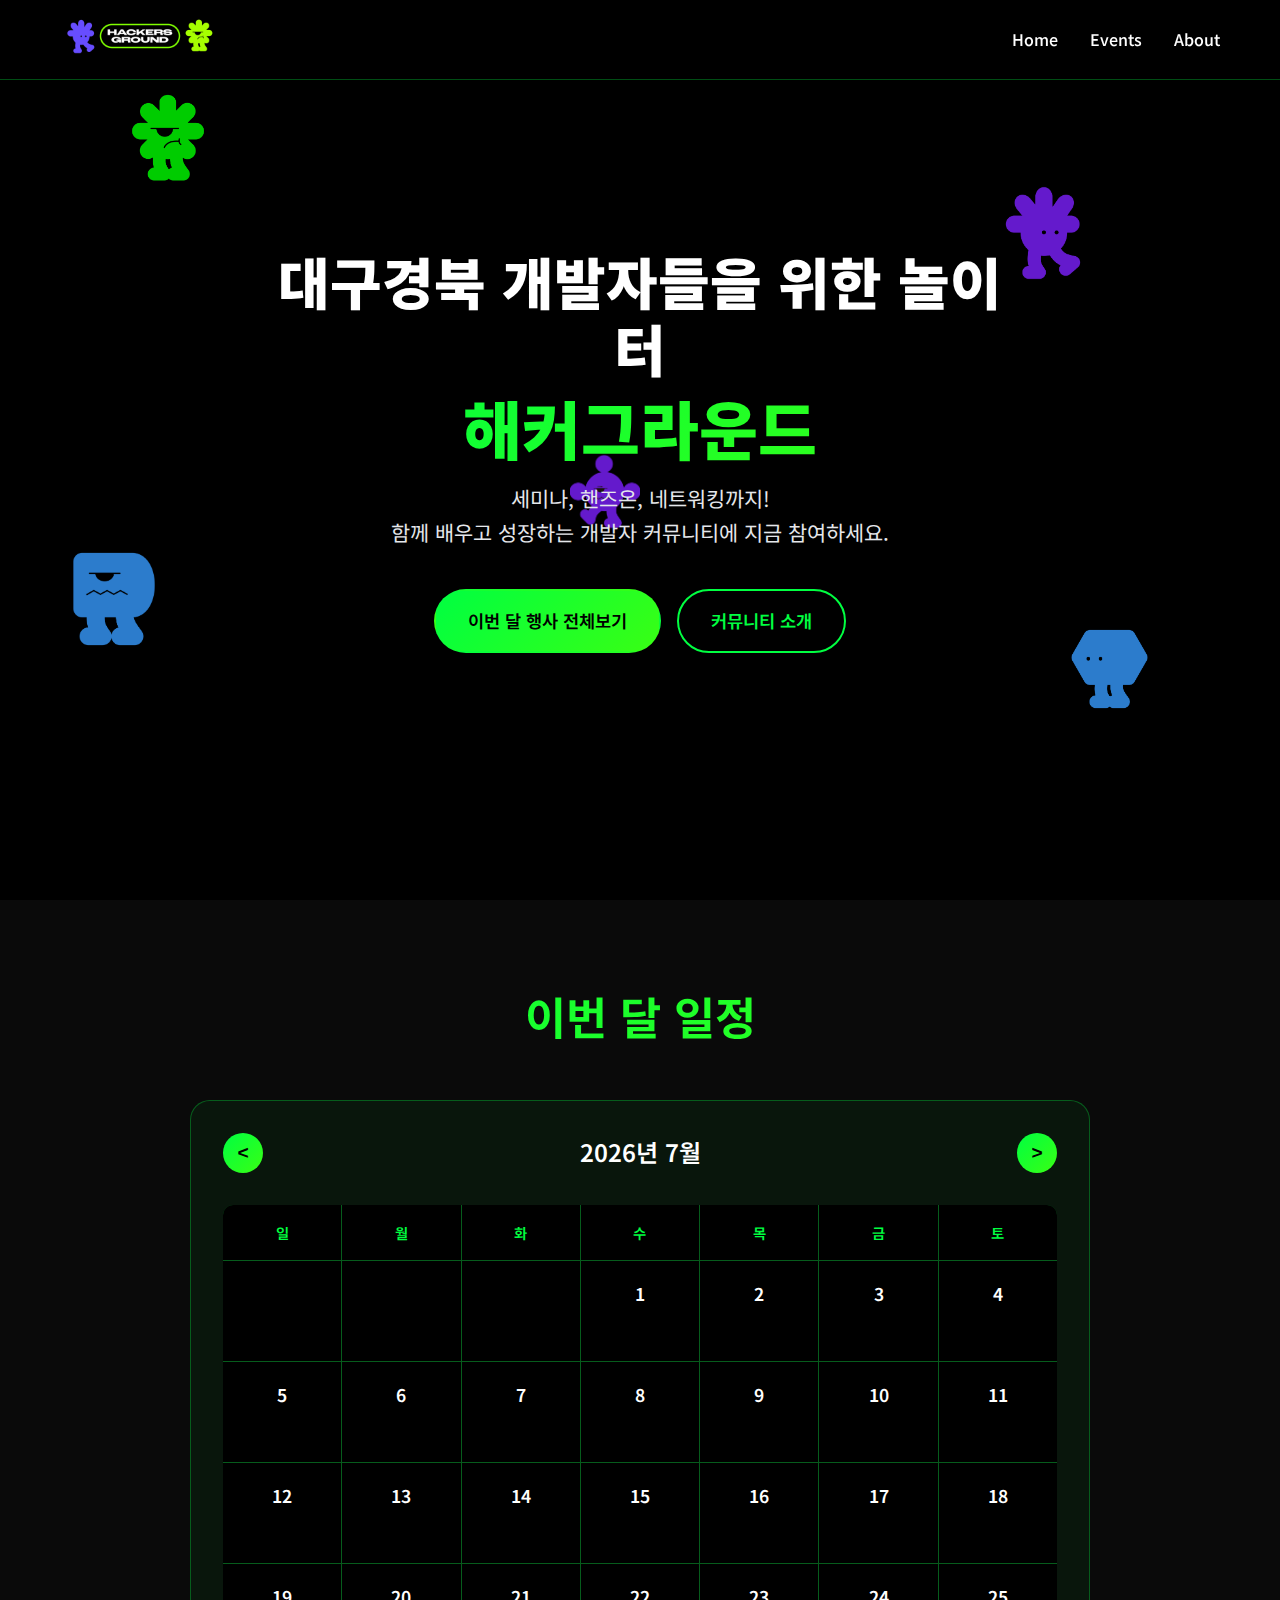
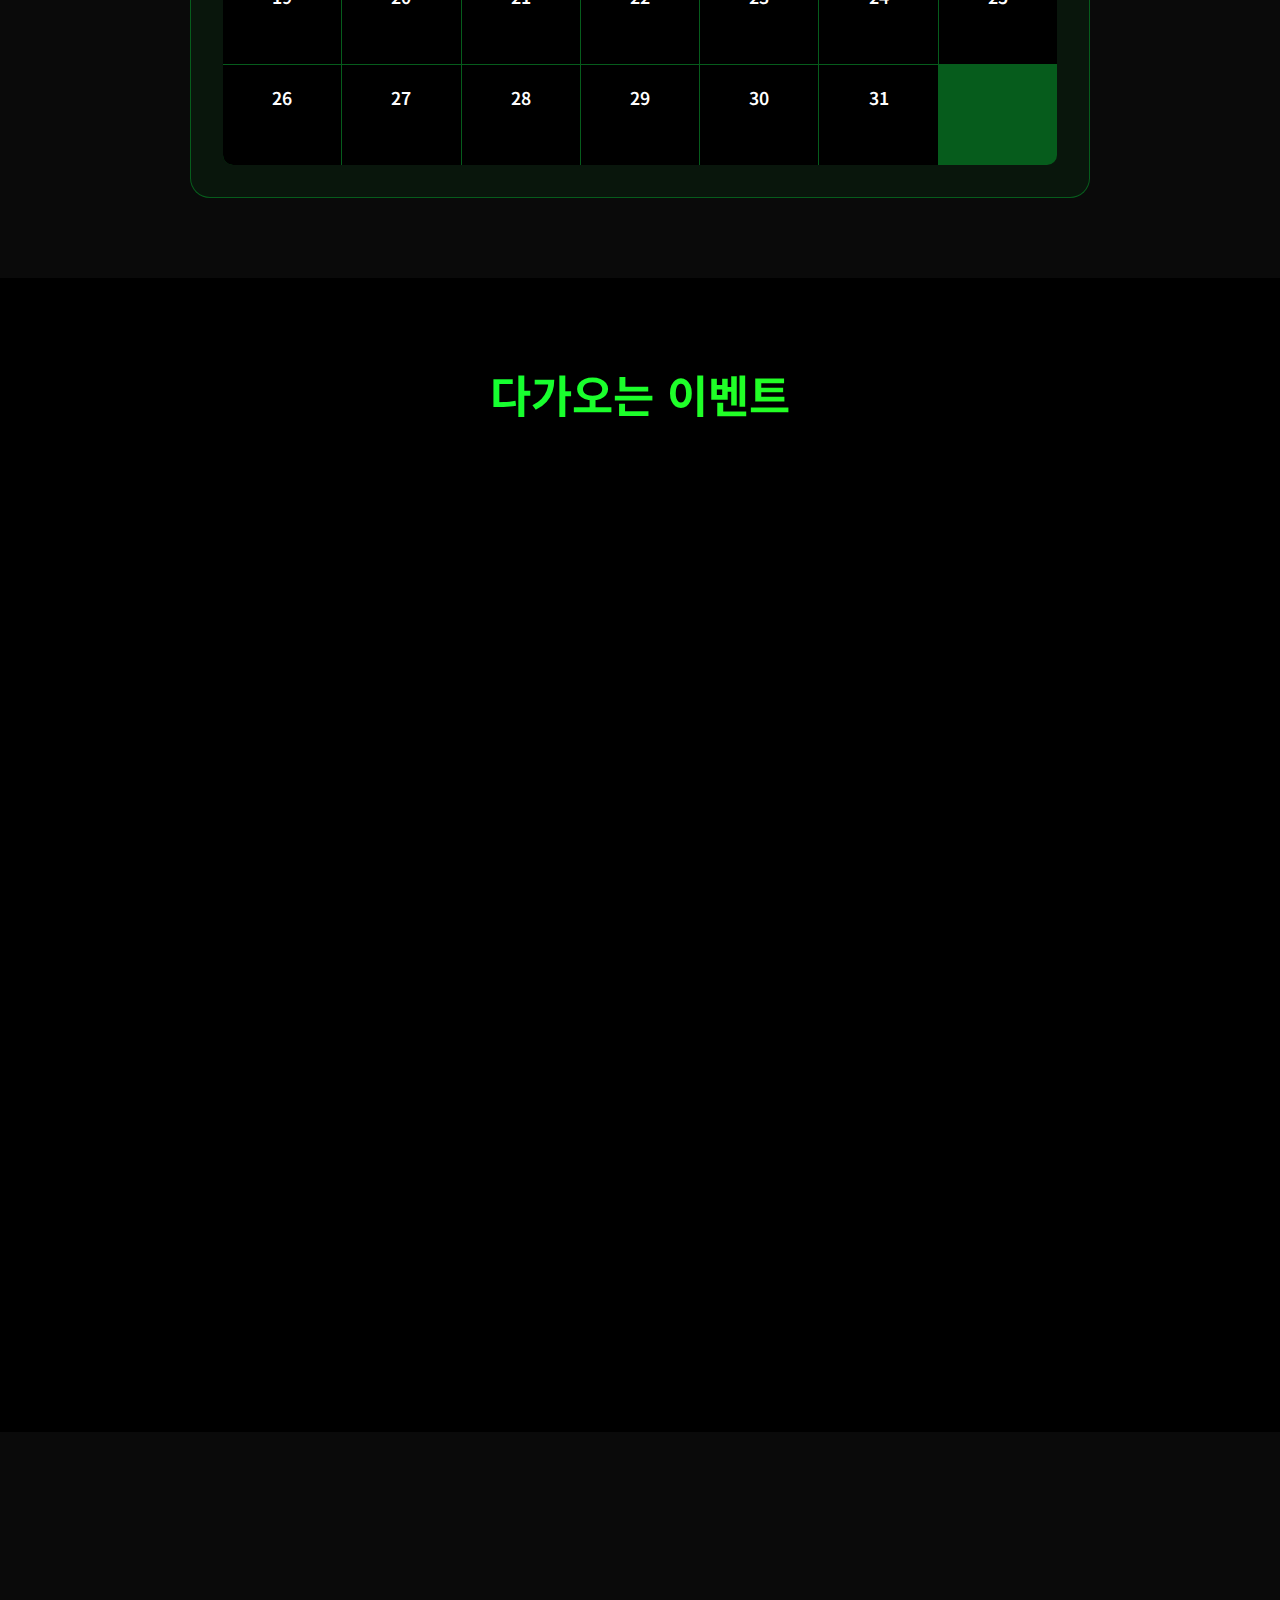
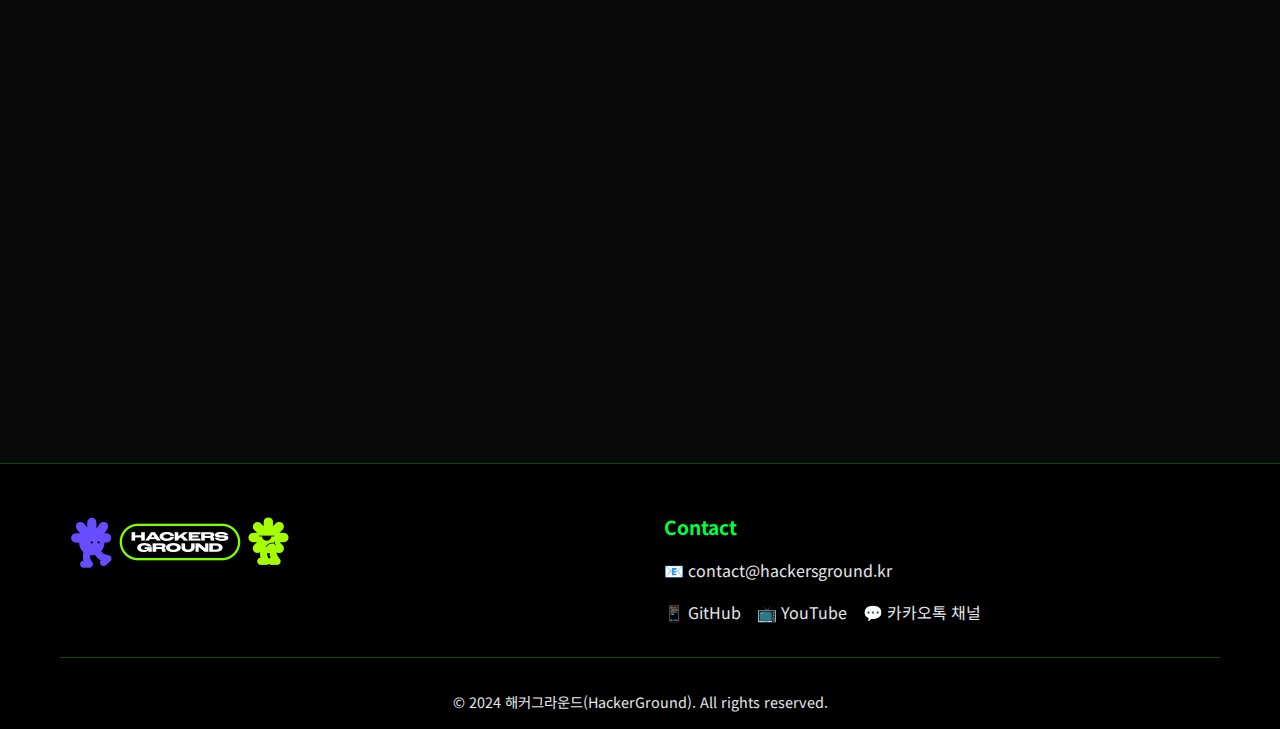
<file: docs/index.html>
<!DOCTYPE html>
<html lang="ko">
<head>
    <meta charset="UTF-8">
    <meta name="viewport" content="width=device-width, initial-scale=1.0">
    <title>해커그라운드 - 대구경북 개발자 커뮤니티</title>
    <meta name="description" content="대구경북 개발자들을 위한 놀이터, 해커그라운드. 세미나, 핸즈온, 네트워킹까지 함께 배우고 성장하는 개발자 커뮤니티">
    <link rel="stylesheet" href="css/style.css">
    <link rel="preconnect" href="https://fonts.googleapis.com">
    <link rel="preconnect" href="https://fonts.gstatic.com" crossorigin>
    <link href="https://fonts.googleapis.com/css2?family=Noto+Sans+KR:wght@300;400;500;700;900&display=swap" rel="stylesheet">
</head>
<body>
    <!-- Navigation -->
    <nav class="navbar">
        <div class="nav-container">
            <div class="nav-logo">
                <img src="images/1920x480-1.png" alt="해커그라운드 로고" class="logo-image">
            </div>
            <ul class="nav-menu">
                <li class="nav-item">
                    <a href="#home" class="nav-link">Home</a>
                </li>
                <li class="nav-item">
                    <a href="#events" class="nav-link">Events</a>
                </li>
                <li class="nav-item">
                    <a href="#about" class="nav-link">About</a>
                </li>
            </ul>
            <div class="nav-toggle" id="mobile-menu">
                <span class="bar"></span>
                <span class="bar"></span>
                <span class="bar"></span>
            </div>
        </div>
    </nav>

    <!-- Hero Section -->
    <section id="home" class="hero">
        <div class="hero-background">
            <img src="images/[해커그라운드] 캐릭터-01.png" alt="캐릭터1" class="floating-character char-1">
            <img src="images/[해커그라운드] 캐릭터-02.png" alt="캐릭터2" class="floating-character char-2">
            <img src="images/[해커그라운드] 캐릭터-03.png" alt="캐릭터3" class="floating-character char-3">
            <img src="images/[해커그라운드] 캐릭터-04.png" alt="캐릭터4" class="floating-character char-4">
            <img src="images/[해커그라운드] 캐릭터-05.png" alt="캐릭터5" class="floating-character char-5">
        </div>
        <div class="hero-content">
            <h1 class="hero-title">
                <span class="title-main">대구경북 개발자들을 위한 놀이터</span>
                <span class="title-brand">해커그라운드</span>
            </h1>
            <p class="hero-subtitle">
                세미나, 핸즈온, 네트워킹까지!<br>
                함께 배우고 성장하는 개발자 커뮤니티에 지금 참여하세요.
            </p>
            <div class="hero-cta">
                <a href="#events" class="cta-button primary">이번 달 행사 전체보기</a>
                <a href="#about" class="cta-button secondary">커뮤니티 소개</a>
            </div>
        </div>
    </section>

    <!-- Calendar Section -->
    <section id="calendar" class="calendar-section">
        <div class="container">
            <h2 class="section-title">이번 달 일정</h2>
            <div class="calendar-container">
                <div class="calendar-header">
                    <button class="calendar-nav prev" id="prevMonth">&lt;</button>
                    <h3 class="calendar-month" id="currentMonth">2024년 10월</h3>
                    <button class="calendar-nav next" id="nextMonth">&gt;</button>
                </div>
                <div class="calendar-grid">
                    <div class="calendar-day-header">일</div>
                    <div class="calendar-day-header">월</div>
                    <div class="calendar-day-header">화</div>
                    <div class="calendar-day-header">수</div>
                    <div class="calendar-day-header">목</div>
                    <div class="calendar-day-header">금</div>
                    <div class="calendar-day-header">토</div>
                    <div id="calendarDays" class="calendar-days"></div>
                </div>
            </div>
        </div>
    </section>

    <!-- Upcoming Events Section -->
    <section id="events" class="events-section">
        <div class="container">
            <h2 class="section-title">다가오는 이벤트</h2>
            <div class="events-grid">
                <!-- Docker Workshop -->
                <div class="event-card">
                    <div class="event-category handson">핸즈온</div>
                    <h3 class="event-title">Docker로 나만의 개발 환경 구축하기</h3>
                    <div class="event-meta">
                        <div class="event-date">
                            <span class="date-icon">📅</span>
                            <span>2025. 09. 14 (일) 14:00</span>
                        </div>
                        <div class="event-location">
                            <span class="location-icon">📍</span>
                            <span>해커그라운드 (중앙로)</span>
                        </div>
                    </div>
                    <p class="event-description">
                        Docker의 개념을 이해하고, 나만의 개발 서버를 직접 구축하여
                        반복적인 설치 작업을 없애는 방법을 배웁니다.
                    </p>
                    <div class="event-footer">
                        <span class="event-price">₩30,000</span>
                        <a href="events/docker-workshop.html" class="event-button">자세히 보기</a>
                    </div>
                </div>

                <!-- Git Seminar -->
                <div class="event-card">
                    <div class="event-category seminar">세미나</div>
                    <h3 class="event-title">현업 멘토의 주니어 시절 성장 스토리</h3>
                    <div class="event-meta">
                        <div class="event-date">
                            <span class="date-icon">📅</span>
                            <span>2025. 09. 21 (일) 14:00</span>
                        </div>
                        <div class="event-location">
                            <span class="location-icon">📍</span>
                            <span>해커그라운드 (중앙로)</span>
                        </div>
                    </div>
                    <p class="event-description">
                        5년차 시니어 개발자가 들려주는 진솔한 성장 스토리와
                        주니어 시절 겪었던 시행착오, 그리고 극복 방법을 공유합니다.
                    </p>
                    <div class="event-footer">
                        <span class="event-price">무료</span>
                        <a href="events/growth-story.html" class="event-button">자세히 보기</a>
                    </div>
                </div>

                <!-- Networking Party -->
                <div class="event-card">
                    <div class="event-category networking">네트워킹</div>
                    <h3 class="event-title">치맥과 함께하는 코드 리뷰 파티</h3>
                    <div class="event-meta">
                        <div class="event-date">
                            <span class="date-icon">📅</span>
                            <span>2025. 10. 05 (일) 18:00</span>
                        </div>
                        <div class="event-location">
                            <span class="location-icon">📍</span>
                            <span>해커그라운드 (중앙로)</span>
                        </div>
                    </div>
                    <p class="event-description">
                        편안한 분위기에서 서로의 코드를 리뷰해주고 피드백을 주고받으며
                        실력을 향상시키고 친목을 다지는 시간입니다.
                    </p>
                    <div class="event-footer">
                        <span class="event-price">₩15,000</span>
                        <a href="events/networking-party.html" class="event-button">자세히 보기</a>
                    </div>
                </div>

                <!-- ChatGPT Workshop -->
                <div class="event-card">
                    <div class="event-category handson">핸즈온</div>
                    <h3 class="event-title">ChatGPT API로 만드는 토이 프로젝트</h3>
                    <div class="event-meta">
                        <div class="event-date">
                            <span class="date-icon">📅</span>
                            <span>2025. 10. 19 (일) 14:00</span>
                        </div>
                        <div class="event-location">
                            <span class="location-icon">📍</span>
                            <span>해커그라운드 (중앙로)</span>
                        </div>
                    </div>
                    <p class="event-description">
                        최신 AI 기술을 활용하여 간단한 챗봇이나 텍스트 생성기를
                        만들어보며 AI에 대한 이해를 높여보세요.
                    </p>
                    <div class="event-footer">
                        <span class="event-price">₩25,000</span>
                        <a href="events/chatgpt-workshop.html" class="event-button">자세히 보기</a>
                    </div>
                </div>
            </div>
        </div>
    </section>

    <!-- About Section -->
    <section id="about" class="about-section">
        <div class="container">
            <div class="about-content">
                <div class="about-text">
                    <h2 class="section-title">해커그라운드란?</h2>
                    <p class="about-description">
                        <strong>대구경북 No.1 IT 실무 교육 및 네트워킹 플랫폼</strong>
                    </p>
                    <p>
                        현업과 대학 교육의 간극을 메우는 실용적인 지식 공유의 장을 제공하여,
                        지역 청년들의 IT 역량을 강화하고 건강한 개발자 생태계를 조성합니다.
                    </p>
                    <div class="target-audience">
                        <h3>이런 분들을 위해 만들어졌어요</h3>
                        <ul>
                            <li>🎓 <strong>대학생 (1~4학년)</strong> - 실무 지식과 프로젝트 경험에 목마른 컴퓨터공학 및 유관 전공 학생</li>
                            <li>💼 <strong>취업준비생</strong> - 포트폴리오 강화와 네트워킹을 통해 취업 정보를 얻고 싶은 예비 개발자</li>
                            <li>👨‍💻 <strong>주니어 개발자 (1~3년차)</strong> - 새로운 기술 스택을 학습하고, 다른 개발자들과 교류하며 성장하고 싶은 현직자</li>
                        </ul>
                    </div>
                </div>
                <div class="about-image">
                    <img src="images/[해커그라운드] 캐릭터-01.png" alt="해커그라운드 캐릭터" class="about-mascot">
                </div>
            </div>
        </div>
    </section>

    <!-- Footer -->
    <footer class="footer">
        <div class="container">
            <div class="footer-content">
                <div class="footer-logo">
                    <img src="images/1920x480-1.png" alt="해커그라운드 로고" class="footer-logo-image">
                </div>
                <div class="footer-info">
                    <h3>Contact</h3>
                    <p>📧 contact@hackersground.kr</p>
                    <div class="social-links">
                        <a href="https://github.com/hackersground-kr" target="_blank" class="social-link">
                            <span>📱 GitHub</span>
                        </a>
                        <a href="https://www.youtube.com/@hackersground-kr" target="_blank" class="social-link">
                            <span>📺 YouTube</span>
                        </a>
                        <a href="#" class="social-link">
                            <span>💬 카카오톡 채널</span>
                        </a>
                    </div>
                </div>
            </div>
            <div class="footer-bottom">
                <p>&copy; 2024 해커그라운드(HackerGround). All rights reserved.</p>
            </div>
        </div>
    </footer>

    <script src="js/main.js"></script>
</body>
</html>
</file>
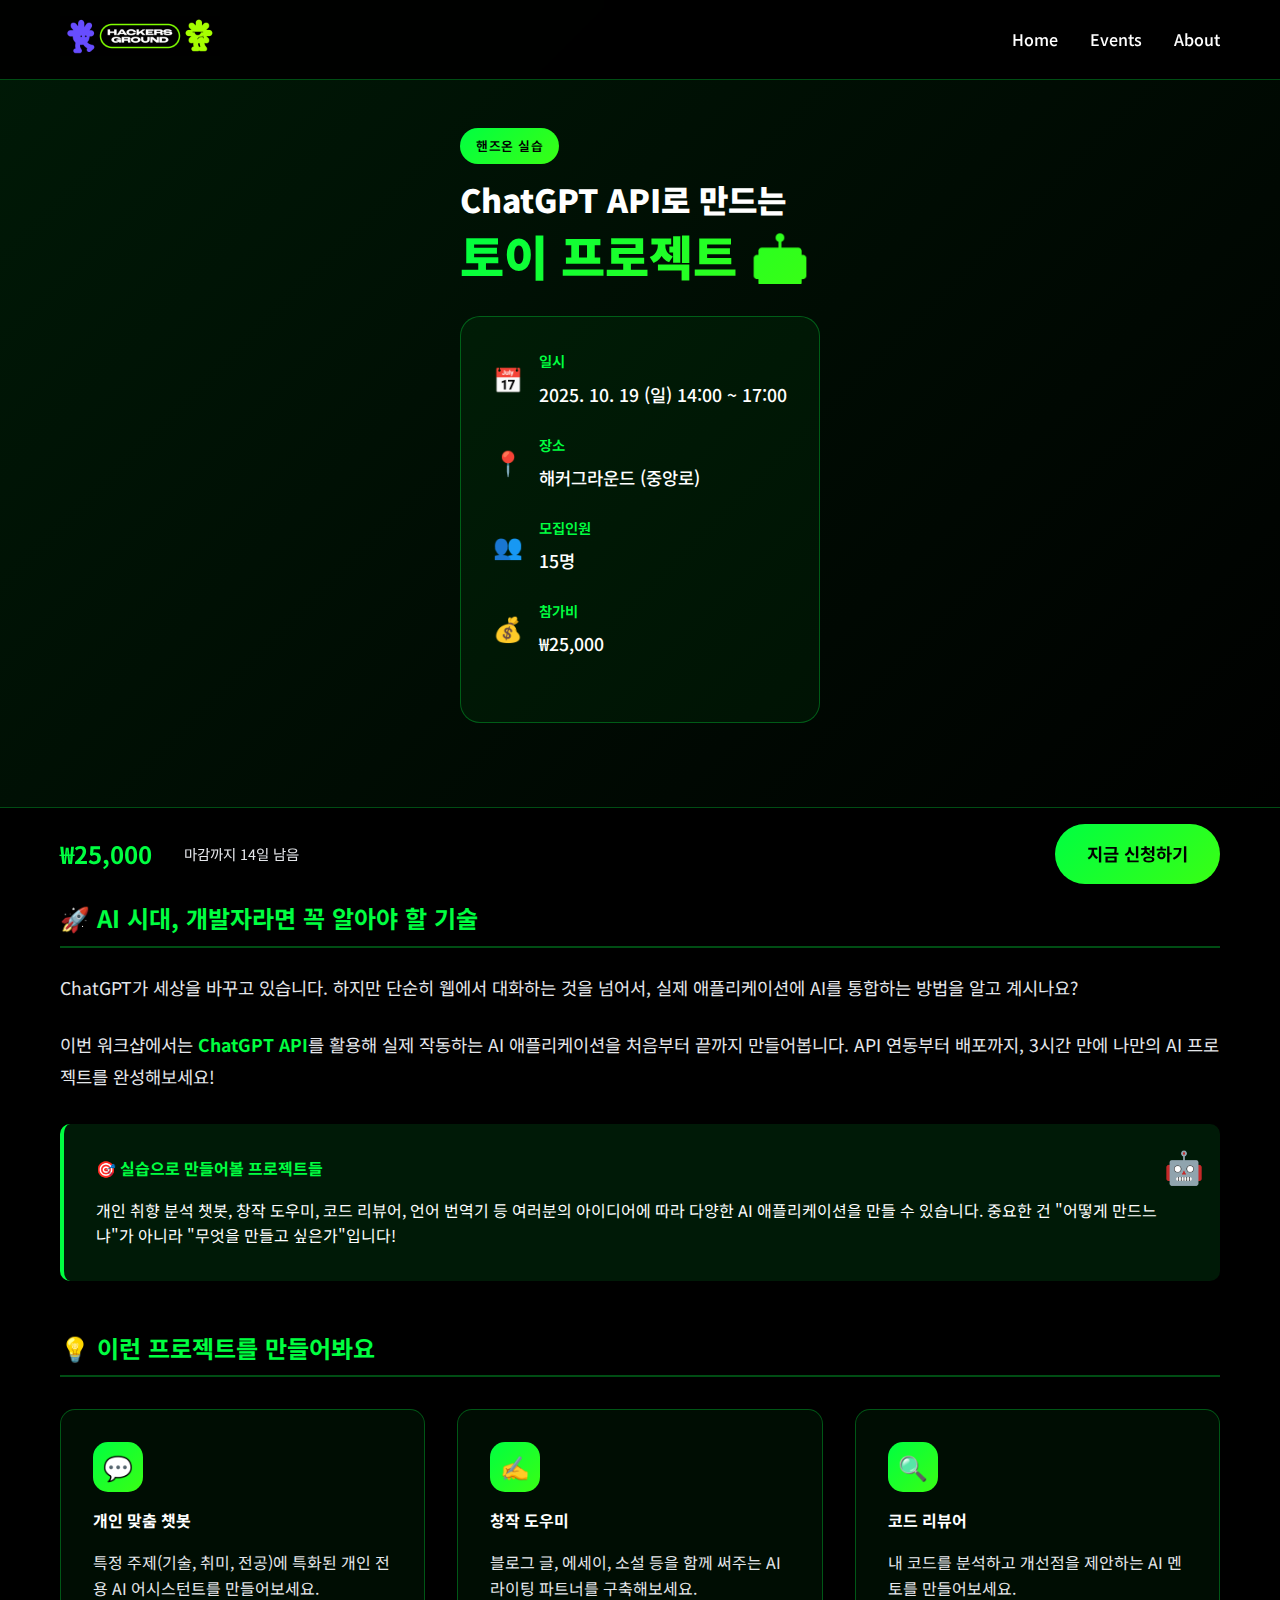
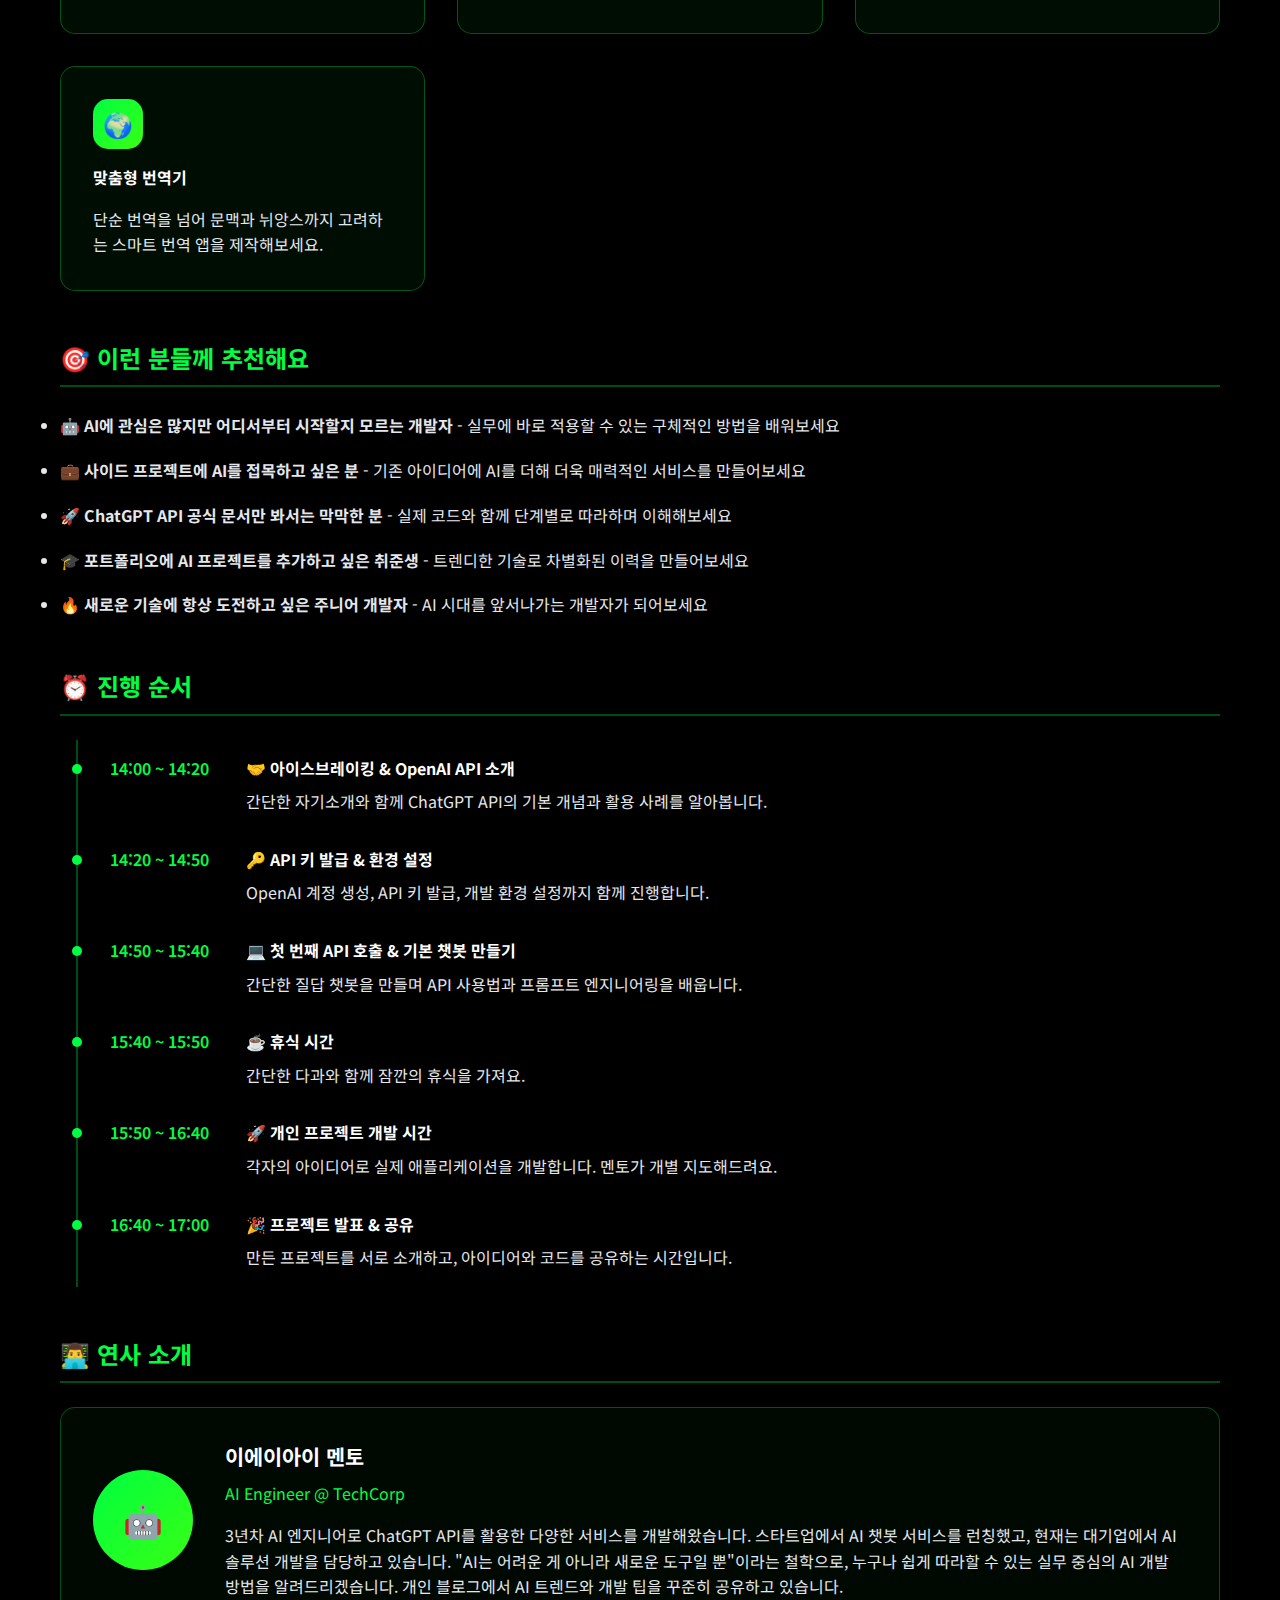
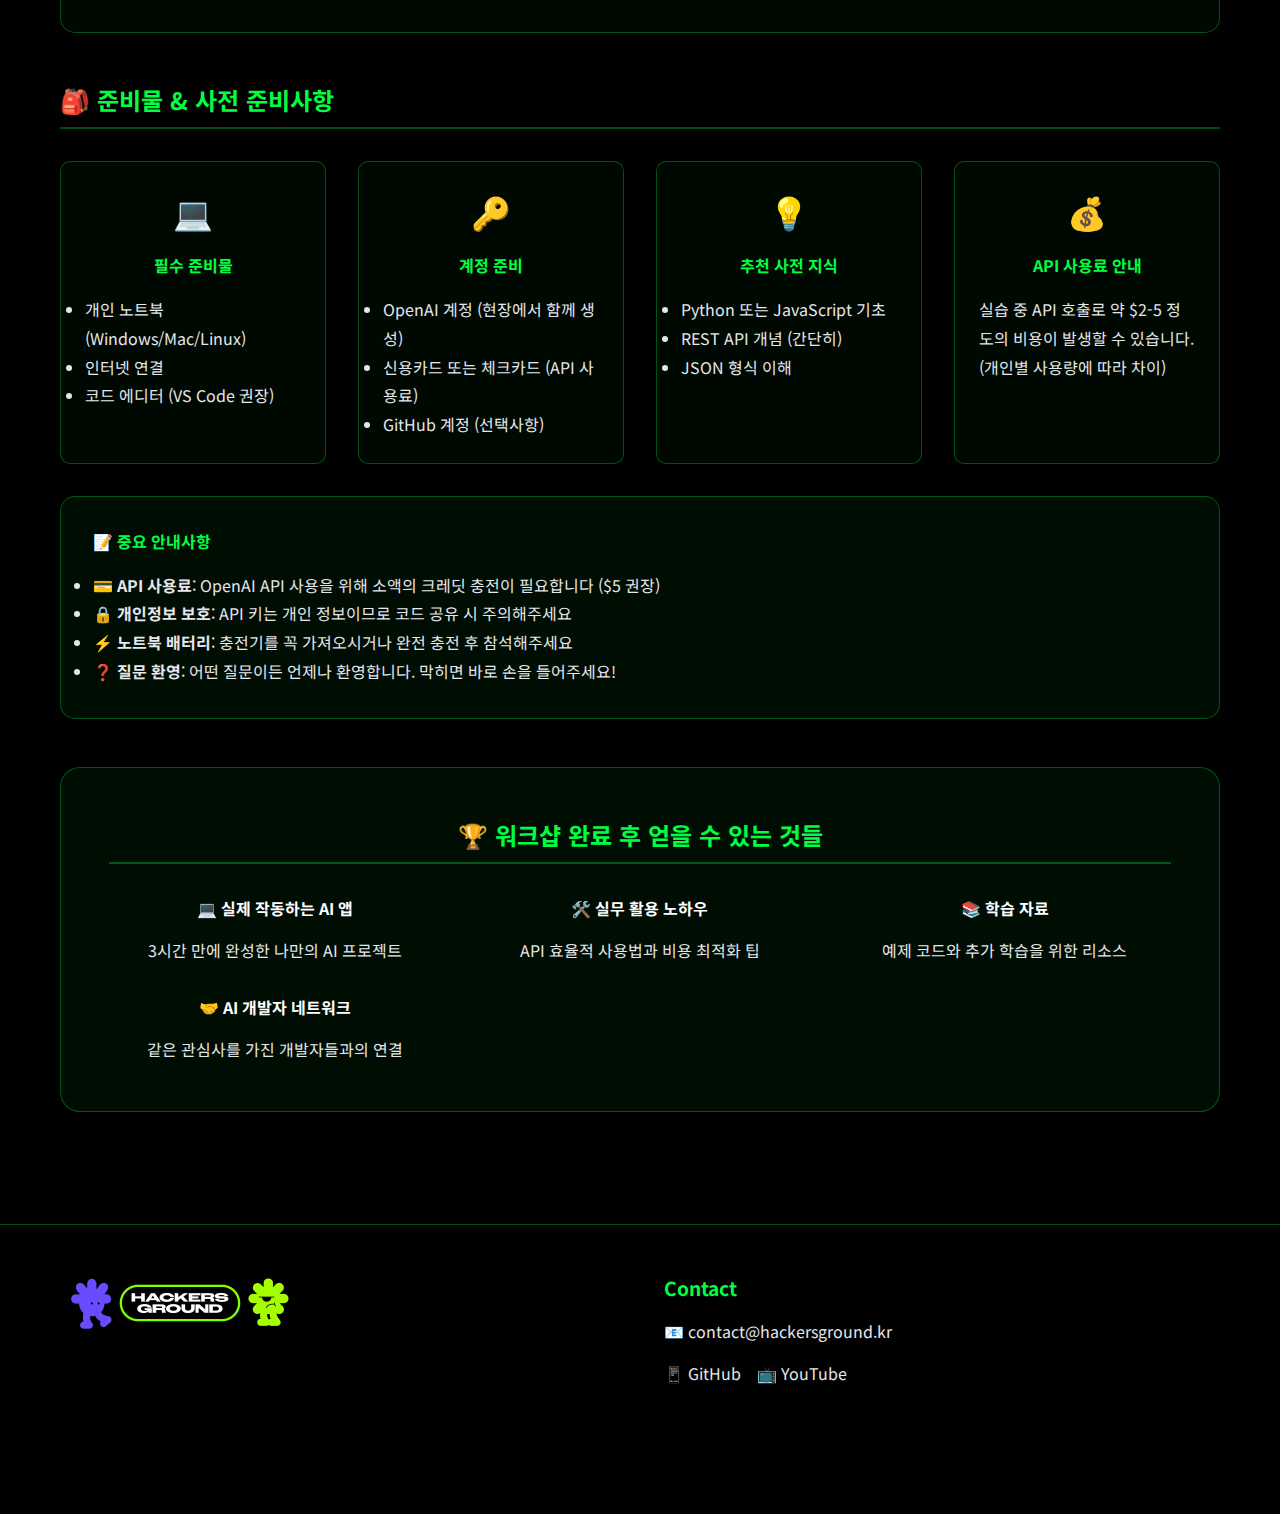
<file: docs/events/chatgpt-workshop.html>
<!DOCTYPE html>
<html lang="ko">
<head>
    <meta charset="UTF-8">
    <meta name="viewport" content="width=device-width, initial-scale=1.0">
    <title>ChatGPT API로 만드는 토이 프로젝트 - 해커그라운드</title>
    <meta name="description" content="최신 AI 기술을 활용하여 간단한 챗봇이나 텍스트 생성기를 만들어보며 AI에 대한 이해를 높여보세요.">
    <link rel="stylesheet" href="../css/style.css">
    <link rel="preconnect" href="https://fonts.googleapis.com">
    <link rel="preconnect" href="https://fonts.gstatic.com" crossorigin>
    <link href="https://fonts.googleapis.com/css2?family=Noto+Sans+KR:wght@300;400;500;700;900&display=swap" rel="stylesheet">
    <style>
        .event-detail-hero {
            padding: 8rem 0 4rem;
            background: linear-gradient(135deg, rgba(0, 255, 65, 0.1), rgba(0, 0, 0, 0.9));
            min-height: 60vh;
            display: flex;
            align-items: center;
        }

        .event-detail-content {
            padding: 4rem 0;
        }

        .event-info-card {
            background: rgba(0, 255, 65, 0.05);
            border: 1px solid var(--border-green);
            border-radius: 20px;
            padding: 2rem;
            margin-bottom: 3rem;
        }

        .event-meta-grid {
            display: grid;
            grid-template-columns: repeat(auto-fit, minmax(250px, 1fr));
            gap: 1.5rem;
            margin-bottom: 2rem;
        }

        .meta-item {
            display: flex;
            align-items: center;
            gap: 1rem;
        }

        .meta-icon {
            font-size: 1.5rem;
        }

        .meta-content h4 {
            color: var(--primary-green);
            margin-bottom: 0.5rem;
            font-size: 0.9rem;
            font-weight: 600;
            text-transform: uppercase;
        }

        .meta-content p {
            color: var(--text-white);
            font-size: 1.1rem;
            font-weight: 500;
        }

        .content-section {
            margin-bottom: 3rem;
        }

        .content-section h3 {
            color: var(--primary-green);
            font-size: 1.5rem;
            margin-bottom: 1.5rem;
            border-bottom: 2px solid var(--border-green);
            padding-bottom: 0.5rem;
        }

        .ai-highlight {
            background: rgba(0, 255, 65, 0.1);
            border-left: 4px solid var(--primary-green);
            padding: 2rem;
            margin: 2rem 0;
            border-radius: 10px;
            position: relative;
        }

        .ai-highlight::before {
            content: '🤖';
            position: absolute;
            top: 1rem;
            right: 1rem;
            font-size: 2rem;
        }

        .project-showcase {
            display: grid;
            grid-template-columns: repeat(auto-fit, minmax(300px, 1fr));
            gap: 2rem;
            margin: 2rem 0;
        }

        .project-card {
            background: rgba(0, 255, 65, 0.05);
            border: 1px solid var(--border-green);
            border-radius: 15px;
            padding: 2rem;
            transition: all 0.3s ease;
        }

        .project-card:hover {
            transform: translateY(-5px);
            box-shadow: 0 10px 30px rgba(0, 255, 65, 0.1);
        }

        .project-icon {
            background: var(--gradient-primary);
            color: var(--dark-bg);
            width: 50px;
            height: 50px;
            border-radius: 15px;
            display: flex;
            align-items: center;
            justify-content: center;
            font-size: 1.5rem;
            margin-bottom: 1rem;
        }

        .timeline-item {
            display: flex;
            gap: 1rem;
            padding: 1rem 0;
            border-left: 2px solid var(--border-green);
            padding-left: 2rem;
            margin-left: 1rem;
            position: relative;
        }

        .timeline-item::before {
            content: '';
            position: absolute;
            left: -6px;
            top: 1.5rem;
            width: 10px;
            height: 10px;
            background: var(--primary-green);
            border-radius: 50%;
        }

        .timeline-time {
            color: var(--primary-green);
            font-weight: 600;
            min-width: 120px;
        }

        .timeline-content h4 {
            color: var(--text-white);
            margin-bottom: 0.5rem;
        }

        .timeline-content p {
            color: var(--text-gray);
        }

        .instructor-card {
            display: flex;
            gap: 2rem;
            align-items: center;
            background: rgba(0, 255, 65, 0.03);
            padding: 2rem;
            border-radius: 15px;
            border: 1px solid var(--border-green);
        }

        .instructor-avatar {
            width: 100px;
            height: 100px;
            background: var(--gradient-primary);
            border-radius: 50%;
            display: flex;
            align-items: center;
            justify-content: center;
            font-size: 2rem;
            color: var(--dark-bg);
            flex-shrink: 0;
        }

        .instructor-info h4 {
            color: var(--text-white);
            font-size: 1.3rem;
            margin-bottom: 0.5rem;
        }

        .instructor-title {
            color: var(--primary-green);
            font-size: 1rem;
            margin-bottom: 1rem;
        }

        .instructor-bio {
            color: var(--text-gray);
            line-height: 1.6;
        }

        .requirements-grid {
            display: grid;
            grid-template-columns: repeat(auto-fit, minmax(250px, 1fr));
            gap: 2rem;
            margin: 2rem 0;
        }

        .requirement-item {
            background: rgba(0, 255, 65, 0.03);
            border: 1px solid var(--border-green);
            border-radius: 10px;
            padding: 1.5rem;
            text-align: center;
        }

        .requirement-emoji {
            font-size: 2rem;
            margin-bottom: 1rem;
        }

        .sticky-apply {
            position: fixed;
            bottom: 0;
            left: 0;
            right: 0;
            background: rgba(0, 0, 0, 0.95);
            backdrop-filter: blur(10px);
            border-top: 1px solid var(--border-green);
            padding: 1rem 0;
            z-index: 1000;
        }

        .apply-content {
            display: flex;
            justify-content: space-between;
            align-items: center;
            max-width: 1200px;
            margin: 0 auto;
            padding: 0 20px;
        }

        .apply-info {
            display: flex;
            align-items: center;
            gap: 2rem;
        }

        .apply-price {
            font-size: 1.5rem;
            font-weight: 700;
            color: var(--primary-green);
        }

        .apply-deadline {
            color: var(--text-gray);
            font-size: 0.9rem;
        }

        .apply-button {
            padding: 1rem 2rem;
            background: var(--gradient-primary);
            color: var(--dark-bg);
            text-decoration: none;
            border-radius: 30px;
            font-weight: 700;
            font-size: 1.1rem;
            transition: all 0.3s ease;
        }

        .apply-button:hover {
            transform: translateY(-3px);
            box-shadow: 0 10px 30px var(--shadow-green);
        }

        @media (max-width: 768px) {
            .apply-content {
                flex-direction: column;
                gap: 1rem;
            }

            .apply-info {
                gap: 1rem;
            }

            .instructor-card {
                flex-direction: column;
                text-align: center;
            }

            .project-showcase {
                grid-template-columns: 1fr;
            }
        }
    </style>
</head>
<body>
    <!-- Navigation -->
    <nav class="navbar">
        <div class="nav-container">
            <div class="nav-logo">
                <img src="../images/1920x480-1.png" alt="해커그라운드 로고" class="logo-image">
            </div>
            <ul class="nav-menu">
                <li class="nav-item">
                    <a href="../index.html" class="nav-link">Home</a>
                </li>
                <li class="nav-item">
                    <a href="../index.html#events" class="nav-link">Events</a>
                </li>
                <li class="nav-item">
                    <a href="../index.html#about" class="nav-link">About</a>
                </li>
            </ul>
            <div class="nav-toggle" id="mobile-menu">
                <span class="bar"></span>
                <span class="bar"></span>
                <span class="bar"></span>
            </div>
        </div>
    </nav>

    <!-- Event Detail Hero -->
    <section class="event-detail-hero">
        <div class="container">
            <div class="event-category handson">핸즈온 실습</div>
            <h1 class="hero-title" style="text-align: left; margin-bottom: 2rem;">
                <span class="title-main" style="font-size: 2rem;">ChatGPT API로 만드는</span>
                <span class="title-brand" style="font-size: 3rem;">토이 프로젝트 🤖</span>
            </h1>

            <div class="event-info-card">
                <div class="event-meta-grid">
                    <div class="meta-item">
                        <span class="meta-icon">📅</span>
                        <div class="meta-content">
                            <h4>일시</h4>
                            <p>2025. 10. 19 (일) 14:00 ~ 17:00</p>
                        </div>
                    </div>
                    <div class="meta-item">
                        <span class="meta-icon">📍</span>
                        <div class="meta-content">
                            <h4>장소</h4>
                            <p>해커그라운드 (중앙로)</p>
                        </div>
                    </div>
                    <div class="meta-item">
                        <span class="meta-icon">👥</span>
                        <div class="meta-content">
                            <h4>모집인원</h4>
                            <p>15명</p>
                        </div>
                    </div>
                    <div class="meta-item">
                        <span class="meta-icon">💰</span>
                        <div class="meta-content">
                            <h4>참가비</h4>
                            <p>₩25,000</p>
                        </div>
                    </div>
                </div>
            </div>
        </div>
    </section>

    <!-- Event Detail Content -->
    <section class="event-detail-content">
        <div class="container">
            <!-- 워크샵 소개 -->
            <div class="content-section">
                <h3>🚀 AI 시대, 개발자라면 꼭 알아야 할 기술</h3>
                <p style="color: var(--text-gray); line-height: 1.8; font-size: 1.1rem;">
                    ChatGPT가 세상을 바꾸고 있습니다. 하지만 단순히 웹에서 대화하는 것을 넘어서,
                    실제 애플리케이션에 AI를 통합하는 방법을 알고 계시나요?
                </p>
                <br>
                <p style="color: var(--text-gray); line-height: 1.8; font-size: 1.1rem;">
                    이번 워크샵에서는 <strong style="color: var(--primary-green);">ChatGPT API</strong>를 활용해
                    실제 작동하는 AI 애플리케이션을 처음부터 끝까지 만들어봅니다.
                    API 연동부터 배포까지, 3시간 만에 나만의 AI 프로젝트를 완성해보세요!
                </p>

                <div class="ai-highlight">
                    <h4 style="color: var(--primary-green); margin-bottom: 1rem;">🎯 실습으로 만들어볼 프로젝트들</h4>
                    <p>
                        개인 취향 분석 챗봇, 창작 도우미, 코드 리뷰어, 언어 번역기 등
                        여러분의 아이디어에 따라 다양한 AI 애플리케이션을 만들 수 있습니다.
                        중요한 건 "어떻게 만드느냐"가 아니라 "무엇을 만들고 싶은가"입니다!
                    </p>
                </div>
            </div>

            <!-- 만들어볼 프로젝트 예시 -->
            <div class="content-section">
                <h3>💡 이런 프로젝트를 만들어봐요</h3>
                <div class="project-showcase">
                    <div class="project-card">
                        <div class="project-icon">💬</div>
                        <h4 style="color: var(--text-white); margin-bottom: 1rem;">개인 맞춤 챗봇</h4>
                        <p style="color: var(--text-gray);">
                            특정 주제(기술, 취미, 전공)에 특화된 개인 전용 AI 어시스턴트를 만들어보세요.
                        </p>
                    </div>

                    <div class="project-card">
                        <div class="project-icon">✍️</div>
                        <h4 style="color: var(--text-white); margin-bottom: 1rem;">창작 도우미</h4>
                        <p style="color: var(--text-gray);">
                            블로그 글, 에세이, 소설 등을 함께 써주는 AI 라이팅 파트너를 구축해보세요.
                        </p>
                    </div>

                    <div class="project-card">
                        <div class="project-icon">🔍</div>
                        <h4 style="color: var(--text-white); margin-bottom: 1rem;">코드 리뷰어</h4>
                        <p style="color: var(--text-gray);">
                            내 코드를 분석하고 개선점을 제안하는 AI 멘토를 만들어보세요.
                        </p>
                    </div>

                    <div class="project-card">
                        <div class="project-icon">🌍</div>
                        <h4 style="color: var(--text-white); margin-bottom: 1rem;">맞춤형 번역기</h4>
                        <p style="color: var(--text-gray);">
                            단순 번역을 넘어 문맥과 뉘앙스까지 고려하는 스마트 번역 앱을 제작해보세요.
                        </p>
                    </div>
                </div>
            </div>

            <!-- 이런 분들께 추천해요 -->
            <div class="content-section">
                <h3>🎯 이런 분들께 추천해요</h3>
                <ul style="color: var(--text-gray); line-height: 1.8;">
                    <li style="margin-bottom: 1rem;">🤖 <strong>AI에 관심은 많지만 어디서부터 시작할지 모르는 개발자</strong> - 실무에 바로 적용할 수 있는 구체적인 방법을 배워보세요</li>
                    <li style="margin-bottom: 1rem;">💼 <strong>사이드 프로젝트에 AI를 접목하고 싶은 분</strong> - 기존 아이디어에 AI를 더해 더욱 매력적인 서비스를 만들어보세요</li>
                    <li style="margin-bottom: 1rem;">🚀 <strong>ChatGPT API 공식 문서만 봐서는 막막한 분</strong> - 실제 코드와 함께 단계별로 따라하며 이해해보세요</li>
                    <li style="margin-bottom: 1rem;">🎓 <strong>포트폴리오에 AI 프로젝트를 추가하고 싶은 취준생</strong> - 트렌디한 기술로 차별화된 이력을 만들어보세요</li>
                    <li style="margin-bottom: 1rem;">🔥 <strong>새로운 기술에 항상 도전하고 싶은 주니어 개발자</strong> - AI 시대를 앞서나가는 개발자가 되어보세요</li>
                </ul>
            </div>

            <!-- 진행 순서 -->
            <div class="content-section">
                <h3>⏰ 진행 순서</h3>
                <div class="timeline">
                    <div class="timeline-item">
                        <div class="timeline-time">14:00 ~ 14:20</div>
                        <div class="timeline-content">
                            <h4>🤝 아이스브레이킹 & OpenAI API 소개</h4>
                            <p>간단한 자기소개와 함께 ChatGPT API의 기본 개념과 활용 사례를 알아봅니다.</p>
                        </div>
                    </div>
                    <div class="timeline-item">
                        <div class="timeline-time">14:20 ~ 14:50</div>
                        <div class="timeline-content">
                            <h4>🔑 API 키 발급 & 환경 설정</h4>
                            <p>OpenAI 계정 생성, API 키 발급, 개발 환경 설정까지 함께 진행합니다.</p>
                        </div>
                    </div>
                    <div class="timeline-item">
                        <div class="timeline-time">14:50 ~ 15:40</div>
                        <div class="timeline-content">
                            <h4>💻 첫 번째 API 호출 & 기본 챗봇 만들기</h4>
                            <p>간단한 질답 챗봇을 만들며 API 사용법과 프롬프트 엔지니어링을 배웁니다.</p>
                        </div>
                    </div>
                    <div class="timeline-item">
                        <div class="timeline-time">15:40 ~ 15:50</div>
                        <div class="timeline-content">
                            <h4>☕ 휴식 시간</h4>
                            <p>간단한 다과와 함께 잠깐의 휴식을 가져요.</p>
                        </div>
                    </div>
                    <div class="timeline-item">
                        <div class="timeline-time">15:50 ~ 16:40</div>
                        <div class="timeline-content">
                            <h4>🚀 개인 프로젝트 개발 시간</h4>
                            <p>각자의 아이디어로 실제 애플리케이션을 개발합니다. 멘토가 개별 지도해드려요.</p>
                        </div>
                    </div>
                    <div class="timeline-item">
                        <div class="timeline-time">16:40 ~ 17:00</div>
                        <div class="timeline-content">
                            <h4>🎉 프로젝트 발표 & 공유</h4>
                            <p>만든 프로젝트를 서로 소개하고, 아이디어와 코드를 공유하는 시간입니다.</p>
                        </div>
                    </div>
                </div>
            </div>

            <!-- 연사 소개 -->
            <div class="content-section">
                <h3>👨‍💻 연사 소개</h3>
                <div class="instructor-card">
                    <div class="instructor-avatar">🤖</div>
                    <div class="instructor-info">
                        <h4>이에이아이 멘토</h4>
                        <div class="instructor-title">AI Engineer @ TechCorp</div>
                        <div class="instructor-bio">
                            3년차 AI 엔지니어로 ChatGPT API를 활용한 다양한 서비스를 개발해왔습니다.
                            스타트업에서 AI 챗봇 서비스를 런칭했고, 현재는 대기업에서 AI 솔루션 개발을 담당하고 있습니다.
                            "AI는 어려운 게 아니라 새로운 도구일 뿐"이라는 철학으로,
                            누구나 쉽게 따라할 수 있는 실무 중심의 AI 개발 방법을 알려드리겠습니다.
                            개인 블로그에서 AI 트렌드와 개발 팁을 꾸준히 공유하고 있습니다.
                        </div>
                    </div>
                </div>
            </div>

            <!-- 준비물 & 사전 준비사항 -->
            <div class="content-section">
                <h3>🎒 준비물 & 사전 준비사항</h3>
                <div class="requirements-grid">
                    <div class="requirement-item">
                        <div class="requirement-emoji">💻</div>
                        <h4 style="color: var(--primary-green); margin-bottom: 1rem;">필수 준비물</h4>
                        <ul style="color: var(--text-gray); line-height: 1.8; text-align: left;">
                            <li>개인 노트북 (Windows/Mac/Linux)</li>
                            <li>인터넷 연결</li>
                            <li>코드 에디터 (VS Code 권장)</li>
                        </ul>
                    </div>

                    <div class="requirement-item">
                        <div class="requirement-emoji">🔑</div>
                        <h4 style="color: var(--primary-green); margin-bottom: 1rem;">계정 준비</h4>
                        <ul style="color: var(--text-gray); line-height: 1.8; text-align: left;">
                            <li>OpenAI 계정 (현장에서 함께 생성)</li>
                            <li>신용카드 또는 체크카드 (API 사용료)</li>
                            <li>GitHub 계정 (선택사항)</li>
                        </ul>
                    </div>

                    <div class="requirement-item">
                        <div class="requirement-emoji">💡</div>
                        <h4 style="color: var(--primary-green); margin-bottom: 1rem;">추천 사전 지식</h4>
                        <ul style="color: var(--text-gray); line-height: 1.8; text-align: left;">
                            <li>Python 또는 JavaScript 기초</li>
                            <li>REST API 개념 (간단히)</li>
                            <li>JSON 형식 이해</li>
                        </ul>
                    </div>

                    <div class="requirement-item">
                        <div class="requirement-emoji">💰</div>
                        <h4 style="color: var(--primary-green); margin-bottom: 1rem;">API 사용료 안내</h4>
                        <p style="color: var(--text-gray); line-height: 1.8; text-align: left;">
                            실습 중 API 호출로 약 $2-5 정도의 비용이 발생할 수 있습니다.
                            (개인별 사용량에 따라 차이)
                        </p>
                    </div>
                </div>

                <div style="background: rgba(0, 255, 65, 0.05); border: 1px solid var(--border-green); border-radius: 15px; padding: 2rem; margin: 2rem 0;">
                    <h4 style="color: var(--primary-green); margin-bottom: 1rem;">📝 중요 안내사항</h4>
                    <ul style="color: var(--text-gray); line-height: 1.8;">
                        <li>💳 <strong>API 사용료</strong>: OpenAI API 사용을 위해 소액의 크레딧 충전이 필요합니다 ($5 권장)</li>
                        <li>🔒 <strong>개인정보 보호</strong>: API 키는 개인 정보이므로 코드 공유 시 주의해주세요</li>
                        <li>⚡ <strong>노트북 배터리</strong>: 충전기를 꼭 가져오시거나 완전 충전 후 참석해주세요</li>
                        <li>❓ <strong>질문 환영</strong>: 어떤 질문이든 언제나 환영합니다. 막히면 바로 손을 들어주세요!</li>
                    </ul>
                </div>
            </div>

            <!-- 워크샵 후 얻을 수 있는 것들 -->
            <div class="content-section">
                <div style="background: rgba(0, 255, 65, 0.05); border: 1px solid var(--border-green); border-radius: 20px; padding: 3rem; text-align: center;">
                    <h3 style="color: var(--primary-green); margin-bottom: 2rem;">🏆 워크샵 완료 후 얻을 수 있는 것들</h3>
                    <div style="display: grid; grid-template-columns: repeat(auto-fit, minmax(250px, 1fr)); gap: 2rem;">
                        <div>
                            <h4 style="color: var(--text-white); margin-bottom: 1rem;">💻 실제 작동하는 AI 앱</h4>
                            <p style="color: var(--text-gray);">3시간 만에 완성한 나만의 AI 프로젝트</p>
                        </div>
                        <div>
                            <h4 style="color: var(--text-white); margin-bottom: 1rem;">🛠️ 실무 활용 노하우</h4>
                            <p style="color: var(--text-gray);">API 효율적 사용법과 비용 최적화 팁</p>
                        </div>
                        <div>
                            <h4 style="color: var(--text-white); margin-bottom: 1rem;">📚 학습 자료</h4>
                            <p style="color: var(--text-gray);">예제 코드와 추가 학습을 위한 리소스</p>
                        </div>
                        <div>
                            <h4 style="color: var(--text-white); margin-bottom: 1rem;">🤝 AI 개발자 네트워크</h4>
                            <p style="color: var(--text-gray);">같은 관심사를 가진 개발자들과의 연결</p>
                        </div>
                    </div>
                </div>
            </div>
        </div>
    </section>

    <!-- Sticky Apply Button -->
    <div class="sticky-apply">
        <div class="apply-content">
            <div class="apply-info">
                <div class="apply-price">₩25,000</div>
                <div class="apply-deadline">마감까지 14일 남음</div>
            </div>
            <a href="#" class="apply-button" onclick="alert('🚧 준비중입니다! 실제 서비스에서는 결제 페이지로 이동합니다.'); return false;">지금 신청하기</a>
        </div>
    </div>

    <!-- Footer -->
    <footer class="footer" style="margin-bottom: 80px;">
        <div class="container">
            <div class="footer-content">
                <div class="footer-logo">
                    <img src="../images/1920x480-1.png" alt="해커그라운드 로고" class="footer-logo-image">
                </div>
                <div class="footer-info">
                    <h3>Contact</h3>
                    <p>📧 contact@hackersground.kr</p>
                    <div class="social-links">
                        <a href="https://github.com/hackersground-kr" target="_blank" class="social-link">
                            <span>📱 GitHub</span>
                        </a>
                        <a href="https://www.youtube.com/@hackersground-kr" target="_blank" class="social-link">
                            <span>📺 YouTube</span>
                        </a>
                    </div>
                </div>
            </div>
        </div>
    </footer>

    <script src="../js/main.js"></script>
</body>
</html>
</file>
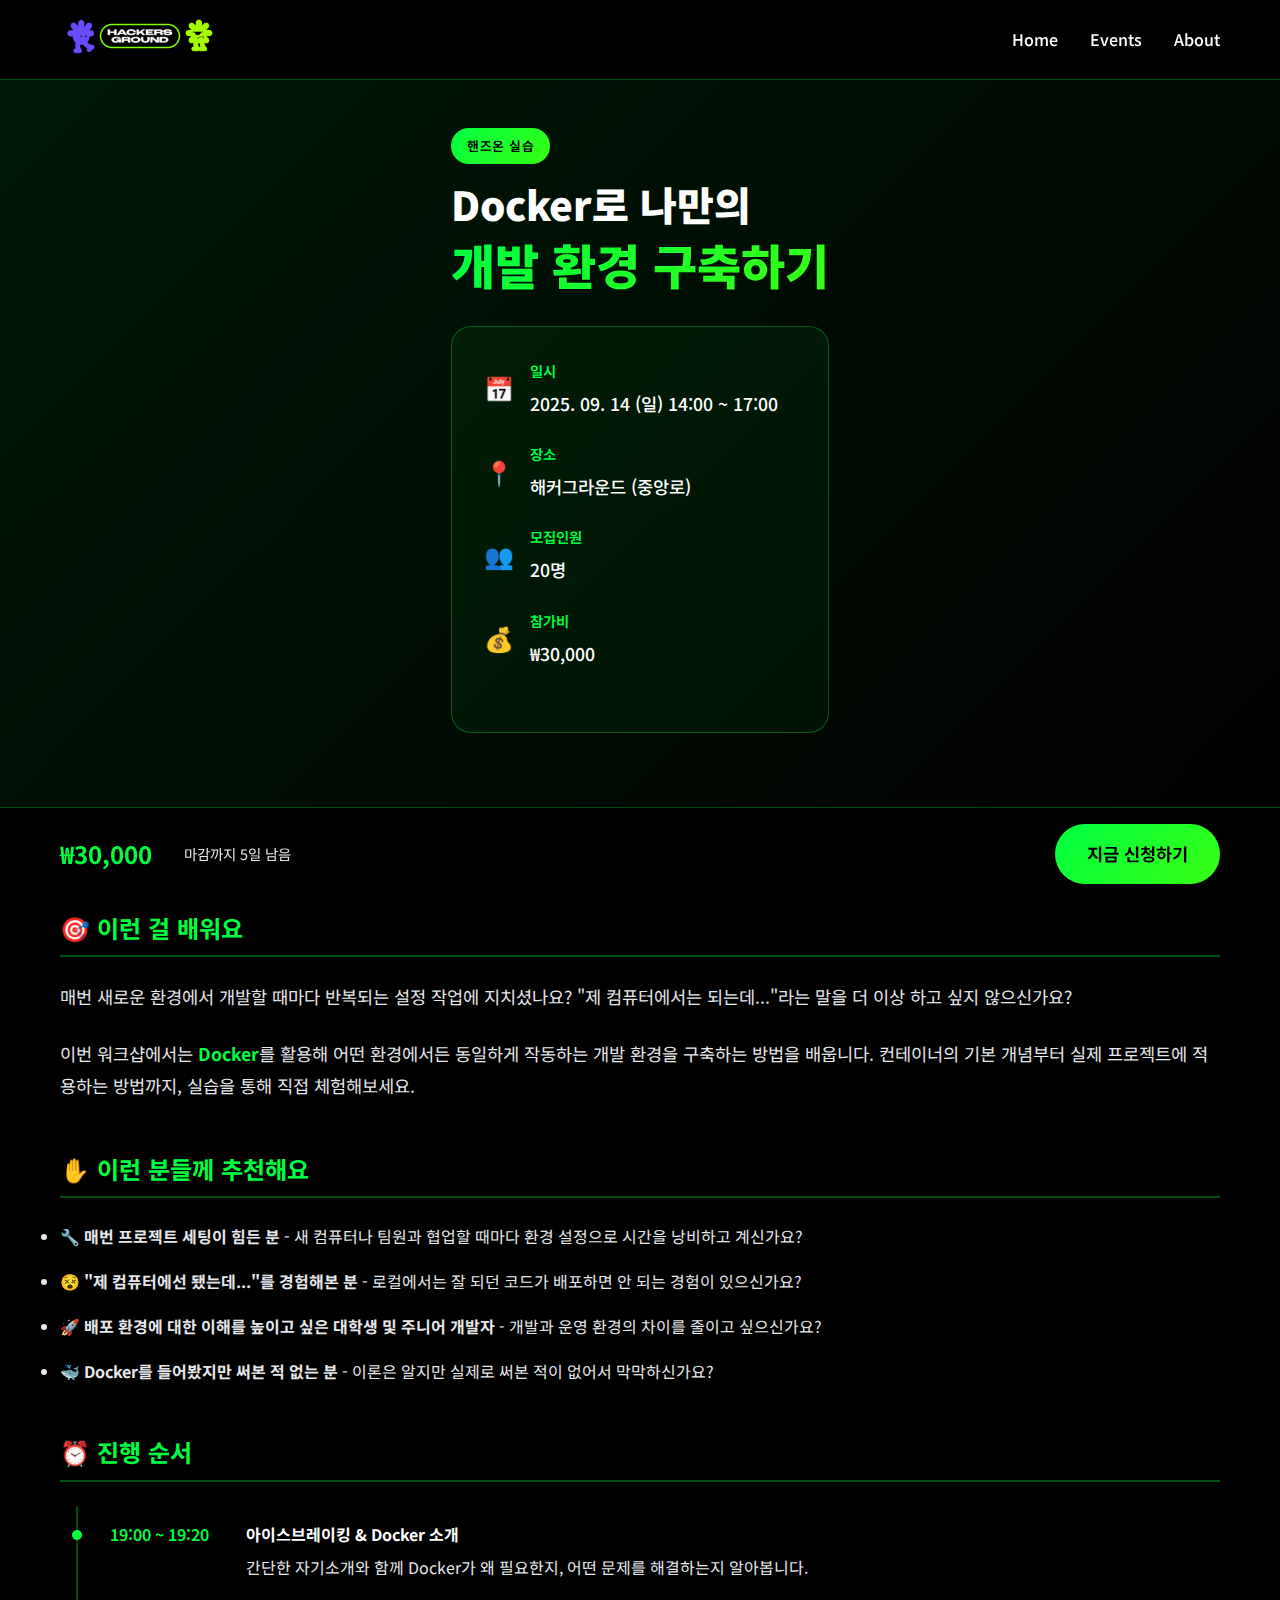
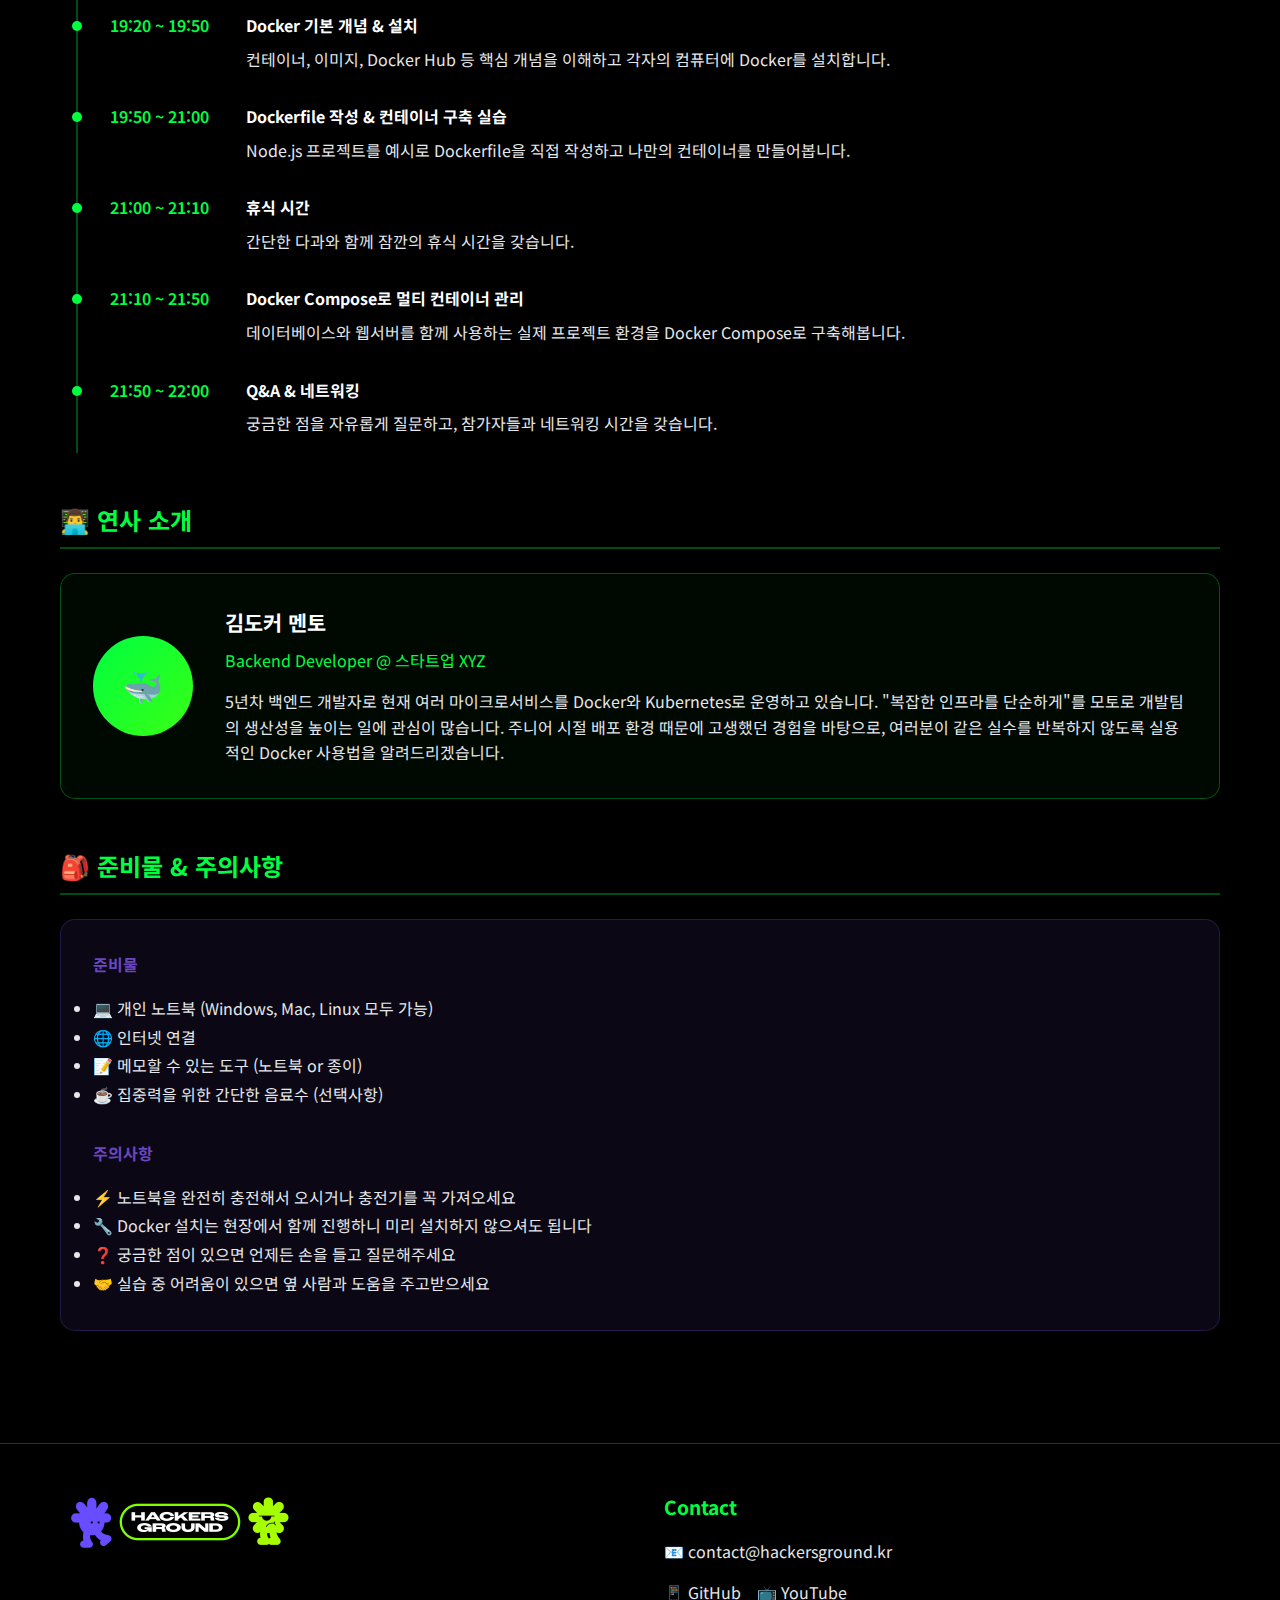
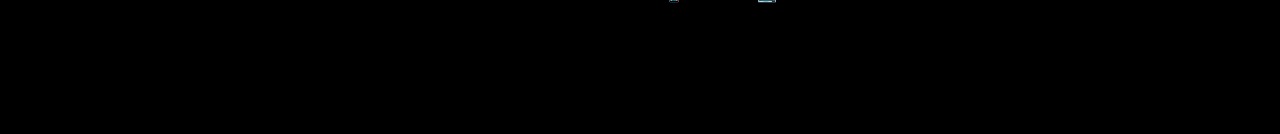
<file: docs/events/docker-workshop.html>
<!DOCTYPE html>
<html lang="ko">
<head>
    <meta charset="UTF-8">
    <meta name="viewport" content="width=device-width, initial-scale=1.0">
    <title>Docker로 나만의 개발 환경 구축하기 - 해커그라운드</title>
    <meta name="description" content="Docker의 개념을 이해하고, 나만의 개발 서버를 직접 구축하여 반복적인 설치 작업을 없애는 방법을 배웁니다.">
    <link rel="stylesheet" href="../css/style.css">
    <link rel="preconnect" href="https://fonts.googleapis.com">
    <link rel="preconnect" href="https://fonts.gstatic.com" crossorigin>
    <link href="https://fonts.googleapis.com/css2?family=Noto+Sans+KR:wght@300;400;500;700;900&display=swap" rel="stylesheet">
    <style>
        .event-detail-hero {
            padding: 8rem 0 4rem;
            background: linear-gradient(135deg, rgba(0, 255, 65, 0.1), rgba(0, 0, 0, 0.9));
            min-height: 60vh;
            display: flex;
            align-items: center;
        }

        .event-detail-content {
            padding: 4rem 0;
        }

        .event-info-card {
            background: rgba(0, 255, 65, 0.05);
            border: 1px solid var(--border-green);
            border-radius: 20px;
            padding: 2rem;
            margin-bottom: 3rem;
        }

        .event-meta-grid {
            display: grid;
            grid-template-columns: repeat(auto-fit, minmax(250px, 1fr));
            gap: 1.5rem;
            margin-bottom: 2rem;
        }

        .meta-item {
            display: flex;
            align-items: center;
            gap: 1rem;
        }

        .meta-icon {
            font-size: 1.5rem;
        }

        .meta-content h4 {
            color: var(--primary-green);
            margin-bottom: 0.5rem;
            font-size: 0.9rem;
            font-weight: 600;
            text-transform: uppercase;
        }

        .meta-content p {
            color: var(--text-white);
            font-size: 1.1rem;
            font-weight: 500;
        }

        .content-section {
            margin-bottom: 3rem;
        }

        .content-section h3 {
            color: var(--primary-green);
            font-size: 1.5rem;
            margin-bottom: 1.5rem;
            border-bottom: 2px solid var(--border-green);
            padding-bottom: 0.5rem;
        }

        .timeline-item {
            display: flex;
            gap: 1rem;
            padding: 1rem 0;
            border-left: 2px solid var(--border-green);
            padding-left: 2rem;
            margin-left: 1rem;
            position: relative;
        }

        .timeline-item::before {
            content: '';
            position: absolute;
            left: -6px;
            top: 1.5rem;
            width: 10px;
            height: 10px;
            background: var(--primary-green);
            border-radius: 50%;
        }

        .timeline-time {
            color: var(--primary-green);
            font-weight: 600;
            min-width: 120px;
        }

        .timeline-content h4 {
            color: var(--text-white);
            margin-bottom: 0.5rem;
        }

        .timeline-content p {
            color: var(--text-gray);
        }

        .instructor-card {
            display: flex;
            gap: 2rem;
            align-items: center;
            background: rgba(0, 255, 65, 0.03);
            padding: 2rem;
            border-radius: 15px;
            border: 1px solid var(--border-green);
        }

        .instructor-avatar {
            width: 100px;
            height: 100px;
            background: var(--gradient-primary);
            border-radius: 50%;
            display: flex;
            align-items: center;
            justify-content: center;
            font-size: 2rem;
            color: var(--dark-bg);
            flex-shrink: 0;
        }

        .instructor-info h4 {
            color: var(--text-white);
            font-size: 1.3rem;
            margin-bottom: 0.5rem;
        }

        .instructor-title {
            color: var(--primary-green);
            font-size: 1rem;
            margin-bottom: 1rem;
        }

        .instructor-bio {
            color: var(--text-gray);
            line-height: 1.6;
        }

        .sticky-apply {
            position: fixed;
            bottom: 0;
            left: 0;
            right: 0;
            background: rgba(0, 0, 0, 0.95);
            backdrop-filter: blur(10px);
            border-top: 1px solid var(--border-green);
            padding: 1rem 0;
            z-index: 1000;
        }

        .apply-content {
            display: flex;
            justify-content: space-between;
            align-items: center;
            max-width: 1200px;
            margin: 0 auto;
            padding: 0 20px;
        }

        .apply-info {
            display: flex;
            align-items: center;
            gap: 2rem;
        }

        .apply-price {
            font-size: 1.5rem;
            font-weight: 700;
            color: var(--primary-green);
        }

        .apply-deadline {
            color: var(--text-gray);
            font-size: 0.9rem;
        }

        .apply-button {
            padding: 1rem 2rem;
            background: var(--gradient-primary);
            color: var(--dark-bg);
            text-decoration: none;
            border-radius: 30px;
            font-weight: 700;
            font-size: 1.1rem;
            transition: all 0.3s ease;
        }

        .apply-button:hover {
            transform: translateY(-3px);
            box-shadow: 0 10px 30px var(--shadow-green);
        }

        @media (max-width: 768px) {
            .apply-content {
                flex-direction: column;
                gap: 1rem;
            }

            .apply-info {
                gap: 1rem;
            }

            .instructor-card {
                flex-direction: column;
                text-align: center;
            }
        }
    </style>
</head>
<body>
    <!-- Navigation -->
    <nav class="navbar">
        <div class="nav-container">
            <div class="nav-logo">
                <img src="../images/1920x480-1.png" alt="해커그라운드 로고" class="logo-image">
            </div>
            <ul class="nav-menu">
                <li class="nav-item">
                    <a href="../index.html" class="nav-link">Home</a>
                </li>
                <li class="nav-item">
                    <a href="../index.html#events" class="nav-link">Events</a>
                </li>
                <li class="nav-item">
                    <a href="../index.html#about" class="nav-link">About</a>
                </li>
            </ul>
            <div class="nav-toggle" id="mobile-menu">
                <span class="bar"></span>
                <span class="bar"></span>
                <span class="bar"></span>
            </div>
        </div>
    </nav>

    <!-- Event Detail Hero -->
    <section class="event-detail-hero">
        <div class="container">
            <div class="event-category handson">핸즈온 실습</div>
            <h1 class="hero-title" style="text-align: left; margin-bottom: 2rem;">
                <span class="title-main" style="font-size: 2.5rem;">Docker로 나만의</span>
                <span class="title-brand" style="font-size: 3rem;">개발 환경 구축하기</span>
            </h1>

            <div class="event-info-card">
                <div class="event-meta-grid">
                    <div class="meta-item">
                        <span class="meta-icon">📅</span>
                        <div class="meta-content">
                            <h4>일시</h4>
                            <p>2025. 09. 14 (일) 14:00 ~ 17:00</p>
                        </div>
                    </div>
                    <div class="meta-item">
                        <span class="meta-icon">📍</span>
                        <div class="meta-content">
                            <h4>장소</h4>
                            <p>해커그라운드 (중앙로)</p>
                        </div>
                    </div>
                    <div class="meta-item">
                        <span class="meta-icon">👥</span>
                        <div class="meta-content">
                            <h4>모집인원</h4>
                            <p>20명</p>
                        </div>
                    </div>
                    <div class="meta-item">
                        <span class="meta-icon">💰</span>
                        <div class="meta-content">
                            <h4>참가비</h4>
                            <p>₩30,000</p>
                        </div>
                    </div>
                </div>
            </div>
        </div>
    </section>

    <!-- Event Detail Content -->
    <section class="event-detail-content">
        <div class="container">
            <!-- 이런 걸 배워요 -->
            <div class="content-section">
                <h3>🎯 이런 걸 배워요</h3>
                <p style="color: var(--text-gray); line-height: 1.8; font-size: 1.1rem;">
                    매번 새로운 환경에서 개발할 때마다 반복되는 설정 작업에 지치셨나요?
                    "제 컴퓨터에서는 되는데..."라는 말을 더 이상 하고 싶지 않으신가요?
                </p>
                <br>
                <p style="color: var(--text-gray); line-height: 1.8; font-size: 1.1rem;">
                    이번 워크샵에서는 <strong style="color: var(--primary-green);">Docker</strong>를 활용해
                    어떤 환경에서든 동일하게 작동하는 개발 환경을 구축하는 방법을 배웁니다.
                    컨테이너의 기본 개념부터 실제 프로젝트에 적용하는 방법까지,
                    실습을 통해 직접 체험해보세요.
                </p>
            </div>

            <!-- 이런 분들께 추천해요 -->
            <div class="content-section">
                <h3>✋ 이런 분들께 추천해요</h3>
                <ul style="color: var(--text-gray); line-height: 1.8;">
                    <li style="margin-bottom: 1rem;">🔧 <strong>매번 프로젝트 세팅이 힘든 분</strong> - 새 컴퓨터나 팀원과 협업할 때마다 환경 설정으로 시간을 낭비하고 계신가요?</li>
                    <li style="margin-bottom: 1rem;">😵 <strong>"제 컴퓨터에선 됐는데..."를 경험해본 분</strong> - 로컬에서는 잘 되던 코드가 배포하면 안 되는 경험이 있으신가요?</li>
                    <li style="margin-bottom: 1rem;">🚀 <strong>배포 환경에 대한 이해를 높이고 싶은 대학생 및 주니어 개발자</strong> - 개발과 운영 환경의 차이를 줄이고 싶으신가요?</li>
                    <li style="margin-bottom: 1rem;">🐳 <strong>Docker를 들어봤지만 써본 적 없는 분</strong> - 이론은 알지만 실제로 써본 적이 없어서 막막하신가요?</li>
                </ul>
            </div>

            <!-- 진행 순서 -->
            <div class="content-section">
                <h3>⏰ 진행 순서</h3>
                <div class="timeline">
                    <div class="timeline-item">
                        <div class="timeline-time">19:00 ~ 19:20</div>
                        <div class="timeline-content">
                            <h4>아이스브레이킹 & Docker 소개</h4>
                            <p>간단한 자기소개와 함께 Docker가 왜 필요한지, 어떤 문제를 해결하는지 알아봅니다.</p>
                        </div>
                    </div>
                    <div class="timeline-item">
                        <div class="timeline-time">19:20 ~ 19:50</div>
                        <div class="timeline-content">
                            <h4>Docker 기본 개념 & 설치</h4>
                            <p>컨테이너, 이미지, Docker Hub 등 핵심 개념을 이해하고 각자의 컴퓨터에 Docker를 설치합니다.</p>
                        </div>
                    </div>
                    <div class="timeline-item">
                        <div class="timeline-time">19:50 ~ 21:00</div>
                        <div class="timeline-content">
                            <h4>Dockerfile 작성 & 컨테이너 구축 실습</h4>
                            <p>Node.js 프로젝트를 예시로 Dockerfile을 직접 작성하고 나만의 컨테이너를 만들어봅니다.</p>
                        </div>
                    </div>
                    <div class="timeline-item">
                        <div class="timeline-time">21:00 ~ 21:10</div>
                        <div class="timeline-content">
                            <h4>휴식 시간</h4>
                            <p>간단한 다과와 함께 잠깐의 휴식 시간을 갖습니다.</p>
                        </div>
                    </div>
                    <div class="timeline-item">
                        <div class="timeline-time">21:10 ~ 21:50</div>
                        <div class="timeline-content">
                            <h4>Docker Compose로 멀티 컨테이너 관리</h4>
                            <p>데이터베이스와 웹서버를 함께 사용하는 실제 프로젝트 환경을 Docker Compose로 구축해봅니다.</p>
                        </div>
                    </div>
                    <div class="timeline-item">
                        <div class="timeline-time">21:50 ~ 22:00</div>
                        <div class="timeline-content">
                            <h4>Q&A & 네트워킹</h4>
                            <p>궁금한 점을 자유롭게 질문하고, 참가자들과 네트워킹 시간을 갖습니다.</p>
                        </div>
                    </div>
                </div>
            </div>

            <!-- 연사 소개 -->
            <div class="content-section">
                <h3>👨‍💻 연사 소개</h3>
                <div class="instructor-card">
                    <div class="instructor-avatar">🐳</div>
                    <div class="instructor-info">
                        <h4>김도커 멘토</h4>
                        <div class="instructor-title">Backend Developer @ 스타트업 XYZ</div>
                        <div class="instructor-bio">
                            5년차 백엔드 개발자로 현재 여러 마이크로서비스를 Docker와 Kubernetes로 운영하고 있습니다.
                            "복잡한 인프라를 단순하게"를 모토로 개발팀의 생산성을 높이는 일에 관심이 많습니다.
                            주니어 시절 배포 환경 때문에 고생했던 경험을 바탕으로,
                            여러분이 같은 실수를 반복하지 않도록 실용적인 Docker 사용법을 알려드리겠습니다.
                        </div>
                    </div>
                </div>
            </div>

            <!-- 준비물 & 주의사항 -->
            <div class="content-section">
                <h3>🎒 준비물 & 주의사항</h3>
                <div style="background: rgba(107, 70, 193, 0.1); padding: 2rem; border-radius: 15px; border: 1px solid rgba(107, 70, 193, 0.3);">
                    <h4 style="color: var(--primary-purple); margin-bottom: 1rem;">준비물</h4>
                    <ul style="color: var(--text-gray); line-height: 1.8; margin-bottom: 2rem;">
                        <li>💻 개인 노트북 (Windows, Mac, Linux 모두 가능)</li>
                        <li>🌐 인터넷 연결</li>
                        <li>📝 메모할 수 있는 도구 (노트북 or 종이)</li>
                        <li>☕ 집중력을 위한 간단한 음료수 (선택사항)</li>
                    </ul>

                    <h4 style="color: var(--primary-purple); margin-bottom: 1rem;">주의사항</h4>
                    <ul style="color: var(--text-gray); line-height: 1.8;">
                        <li>⚡ 노트북을 완전히 충전해서 오시거나 충전기를 꼭 가져오세요</li>
                        <li>🔧 Docker 설치는 현장에서 함께 진행하니 미리 설치하지 않으셔도 됩니다</li>
                        <li>❓ 궁금한 점이 있으면 언제든 손을 들고 질문해주세요</li>
                        <li>🤝 실습 중 어려움이 있으면 옆 사람과 도움을 주고받으세요</li>
                    </ul>
                </div>
            </div>
        </div>
    </section>

    <!-- Sticky Apply Button -->
    <div class="sticky-apply">
        <div class="apply-content">
            <div class="apply-info">
                <div class="apply-price">₩30,000</div>
                <div class="apply-deadline">마감까지 5일 남음</div>
            </div>
            <a href="#" class="apply-button" onclick="alert('🚧 준비중입니다! 실제 서비스에서는 결제 페이지로 이동합니다.'); return false;">지금 신청하기</a>
        </div>
    </div>

    <!-- Footer -->
    <footer class="footer" style="margin-bottom: 80px;">
        <div class="container">
            <div class="footer-content">
                <div class="footer-logo">
                    <img src="../images/1920x480-1.png" alt="해커그라운드 로고" class="footer-logo-image">
                </div>
                <div class="footer-info">
                    <h3>Contact</h3>
                    <p>📧 contact@hackersground.kr</p>
                    <div class="social-links">
                        <a href="https://github.com/hackersground-kr" target="_blank" class="social-link">
                            <span>📱 GitHub</span>
                        </a>
                        <a href="https://www.youtube.com/@hackersground-kr" target="_blank" class="social-link">
                            <span>📺 YouTube</span>
                        </a>
                    </div>
                </div>
            </div>
        </div>
    </footer>

    <script src="../js/main.js"></script>
</body>
</html>
</file>
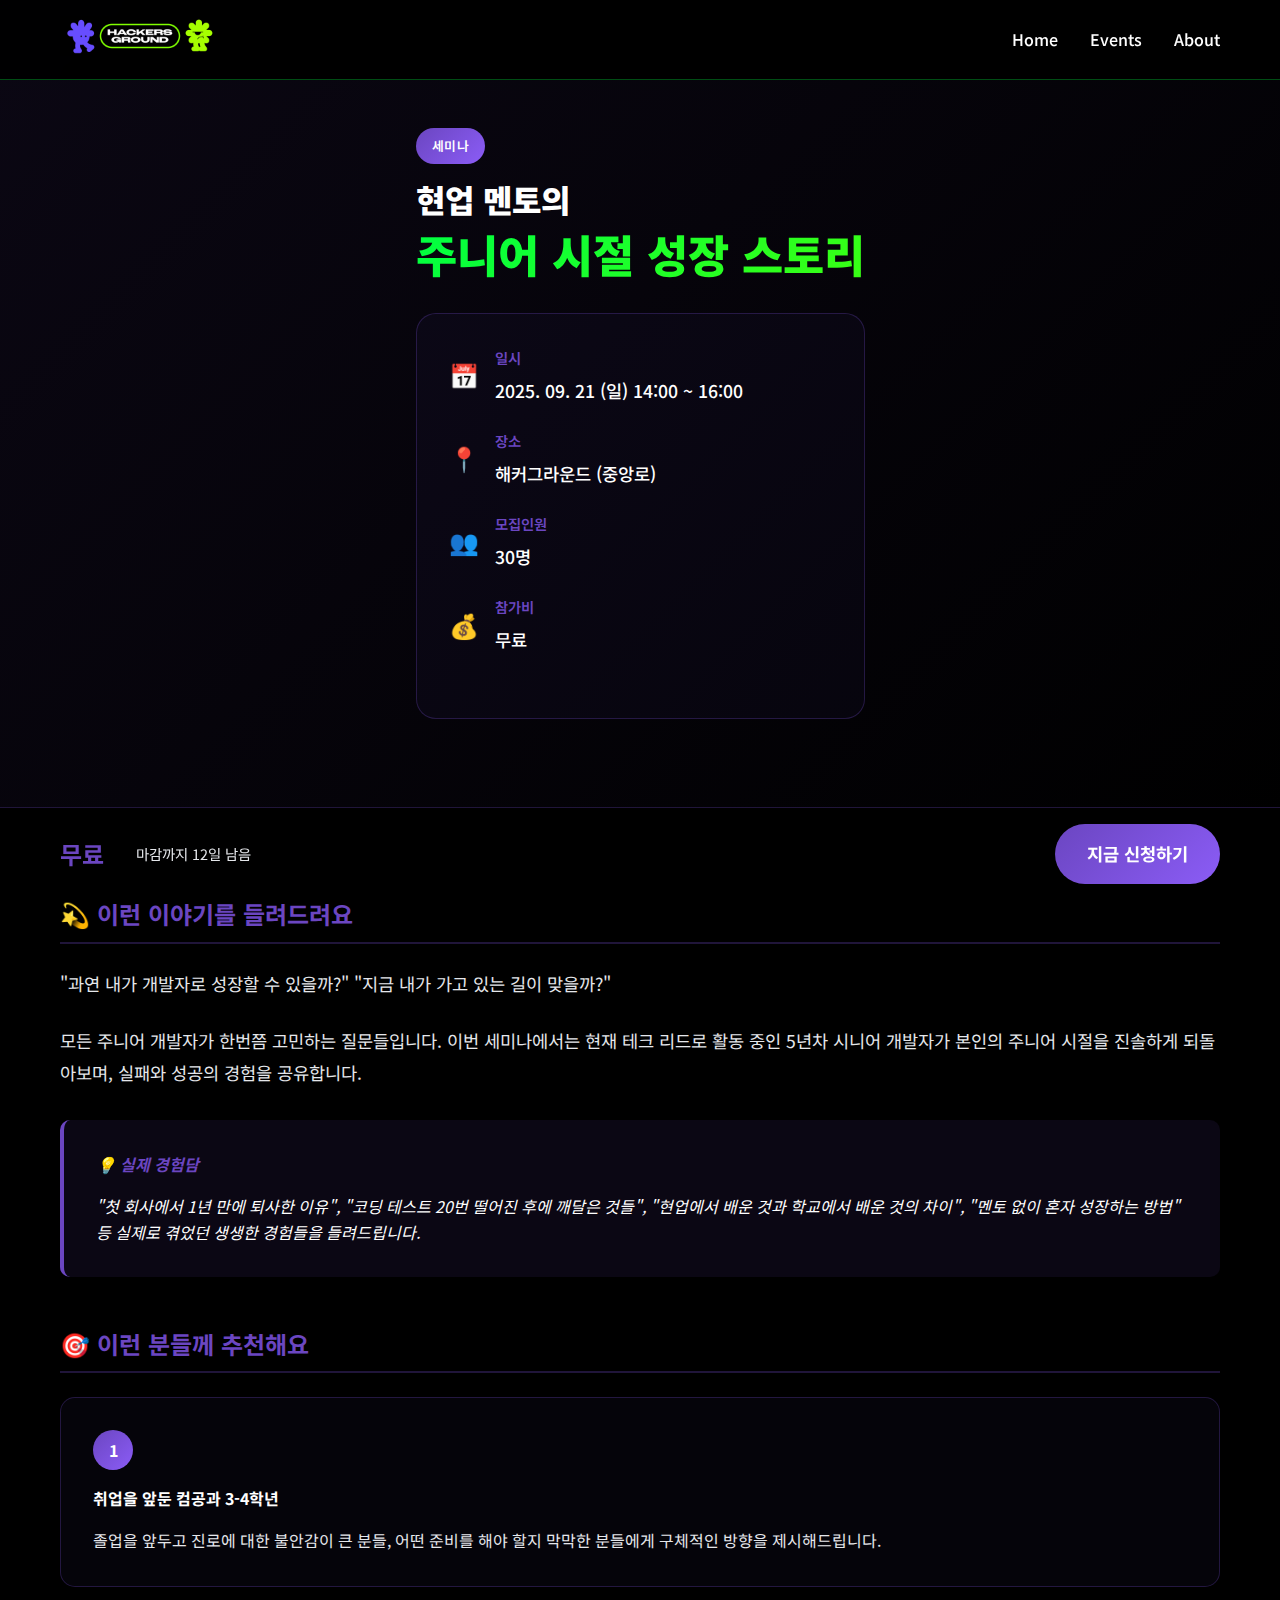
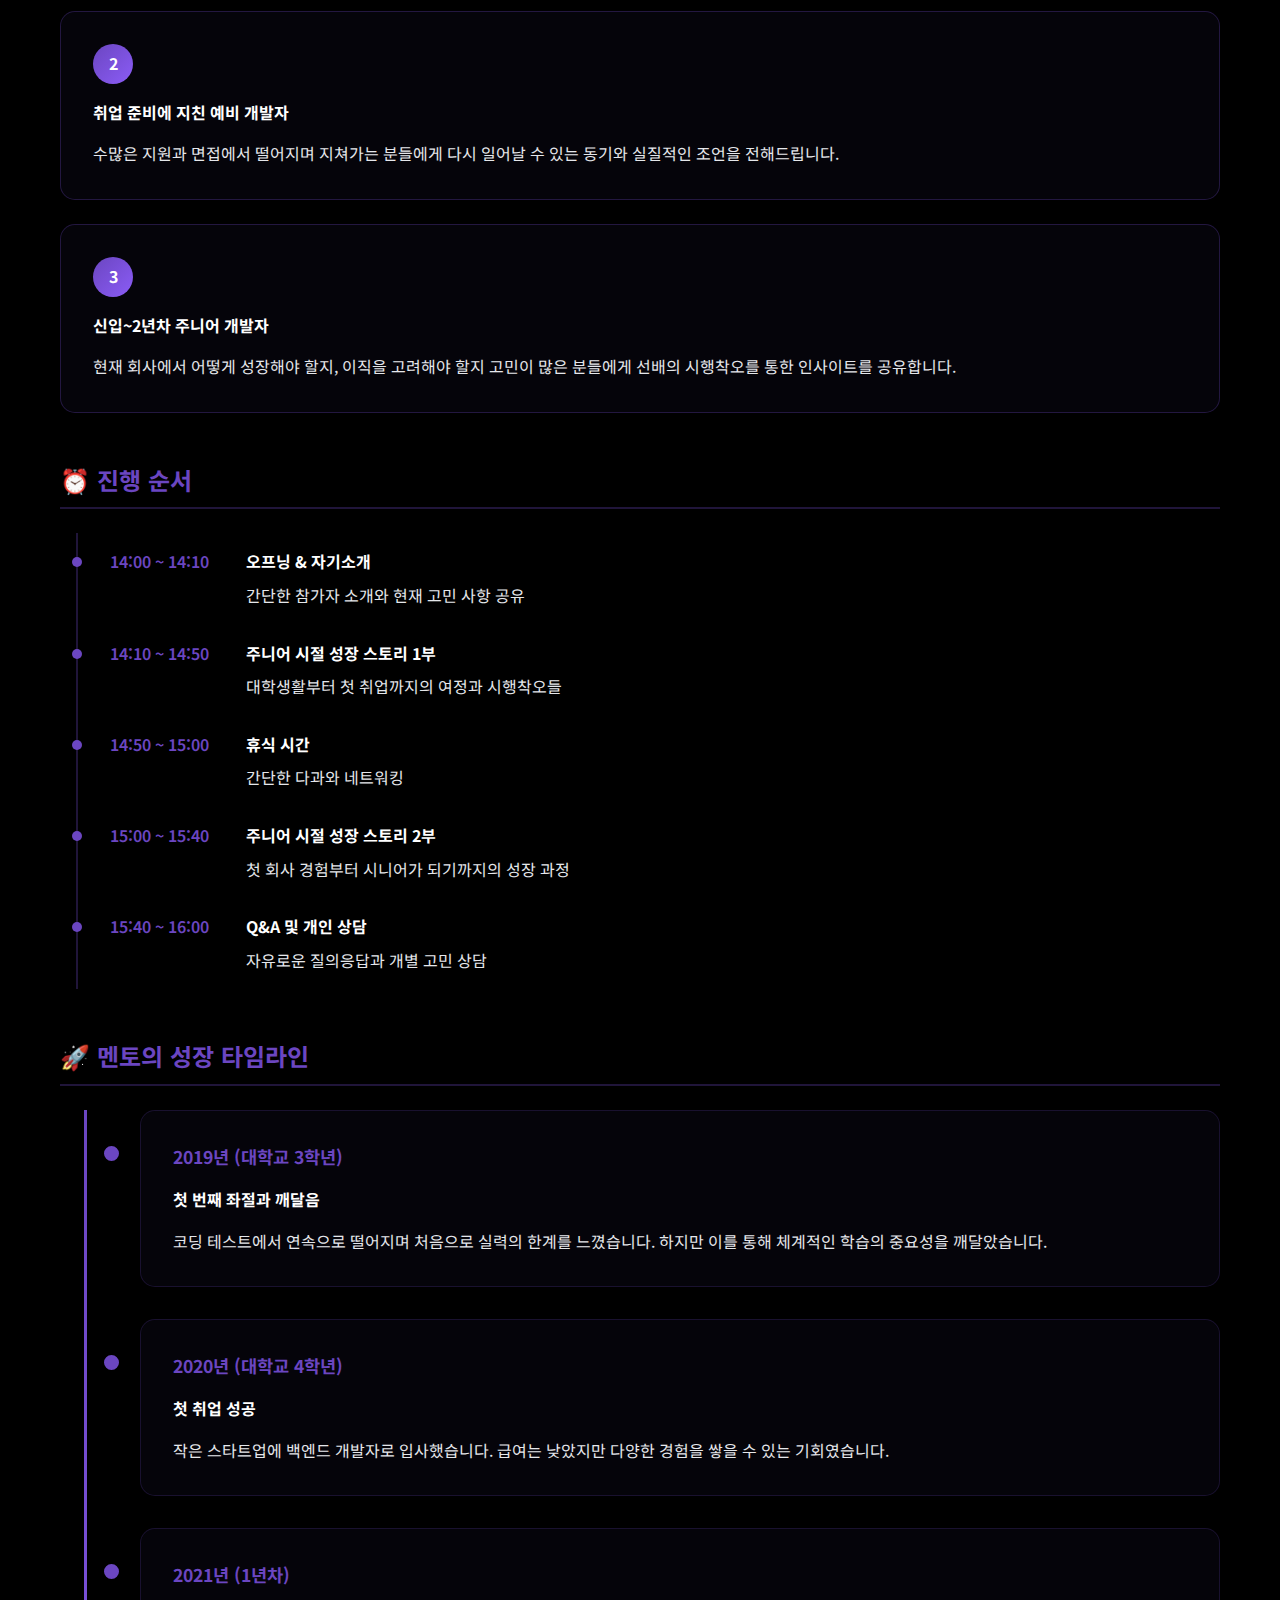
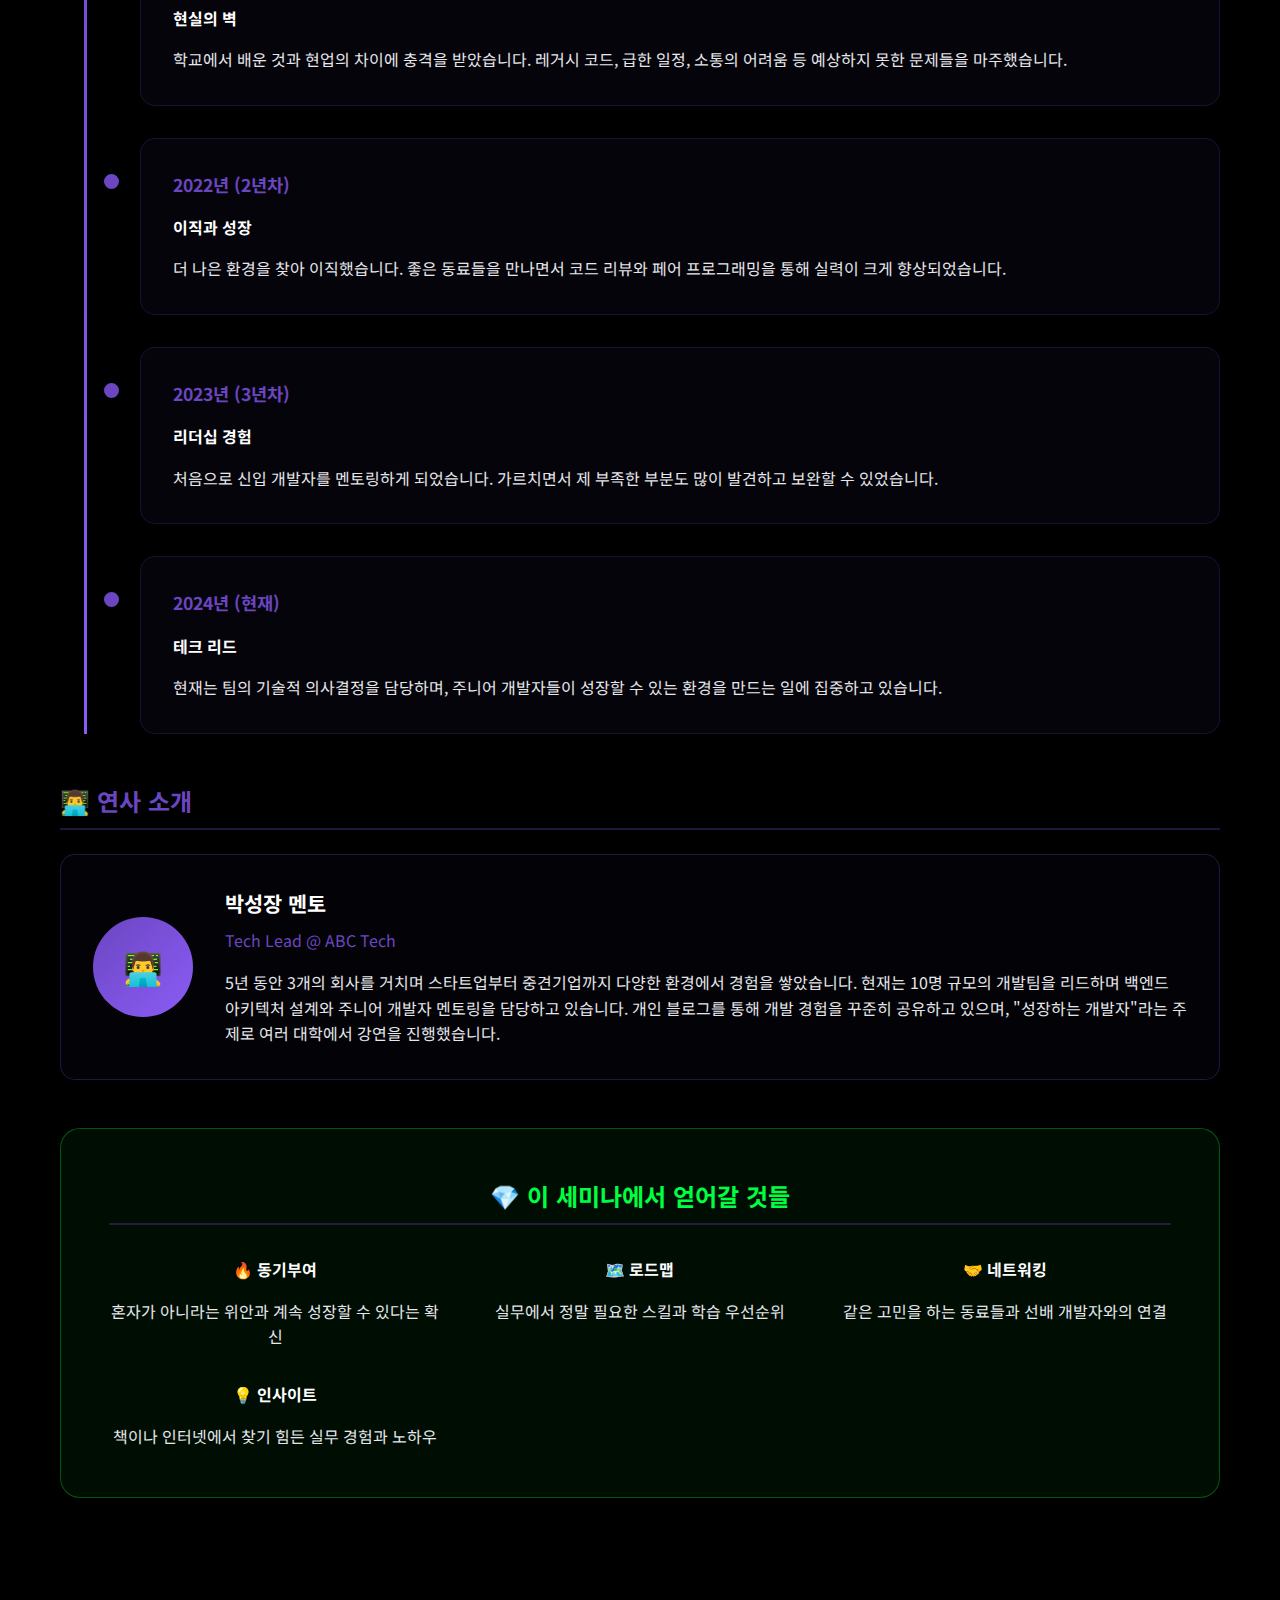
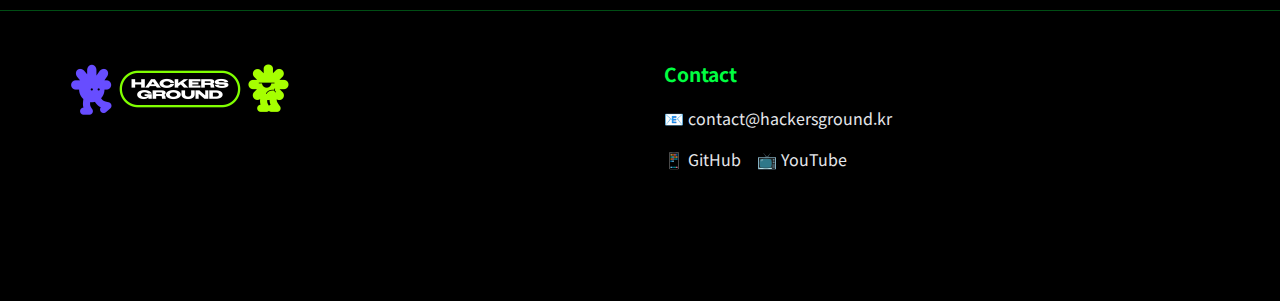
<file: docs/events/growth-story.html>
<!DOCTYPE html>
<html lang="ko">
<head>
    <meta charset="UTF-8">
    <meta name="viewport" content="width=device-width, initial-scale=1.0">
    <title>현업 멘토의 주니어 시절 성장 스토리 - 해커그라운드</title>
    <meta name="description" content="5년차 시니어 개발자가 들려주는 진솔한 성장 스토리와 주니어 시절 겪었던 시행착오, 그리고 극복 방법을 공유합니다.">
    <link rel="stylesheet" href="../css/style.css">
    <link rel="preconnect" href="https://fonts.googleapis.com">
    <link rel="preconnect" href="https://fonts.gstatic.com" crossorigin>
    <link href="https://fonts.googleapis.com/css2?family=Noto+Sans+KR:wght@300;400;500;700;900&display=swap" rel="stylesheet">
    <style>
        .event-detail-hero {
            padding: 8rem 0 4rem;
            background: linear-gradient(135deg, rgba(107, 70, 193, 0.1), rgba(0, 0, 0, 0.9));
            min-height: 60vh;
            display: flex;
            align-items: center;
        }

        .event-detail-content {
            padding: 4rem 0;
        }

        .event-info-card {
            background: rgba(107, 70, 193, 0.05);
            border: 1px solid rgba(107, 70, 193, 0.3);
            border-radius: 20px;
            padding: 2rem;
            margin-bottom: 3rem;
        }

        .event-meta-grid {
            display: grid;
            grid-template-columns: repeat(auto-fit, minmax(250px, 1fr));
            gap: 1.5rem;
            margin-bottom: 2rem;
        }

        .meta-item {
            display: flex;
            align-items: center;
            gap: 1rem;
        }

        .meta-icon {
            font-size: 1.5rem;
        }

        .meta-content h4 {
            color: var(--primary-purple);
            margin-bottom: 0.5rem;
            font-size: 0.9rem;
            font-weight: 600;
            text-transform: uppercase;
        }

        .meta-content p {
            color: var(--text-white);
            font-size: 1.1rem;
            font-weight: 500;
        }

        .content-section {
            margin-bottom: 3rem;
        }

        .content-section h3 {
            color: var(--primary-purple);
            font-size: 1.5rem;
            margin-bottom: 1.5rem;
            border-bottom: 2px solid rgba(107, 70, 193, 0.3);
            padding-bottom: 0.5rem;
        }

        .timeline-item {
            display: flex;
            gap: 1rem;
            padding: 1rem 0;
            border-left: 2px solid rgba(107, 70, 193, 0.3);
            padding-left: 2rem;
            margin-left: 1rem;
            position: relative;
        }

        .timeline-item::before {
            content: '';
            position: absolute;
            left: -6px;
            top: 1.5rem;
            width: 10px;
            height: 10px;
            background: var(--primary-purple);
            border-radius: 50%;
        }

        .timeline-time {
            color: var(--primary-purple);
            font-weight: 600;
            min-width: 120px;
        }

        .timeline-content h4 {
            color: var(--text-white);
            margin-bottom: 0.5rem;
        }

        .timeline-content p {
            color: var(--text-gray);
        }

        .instructor-card {
            display: flex;
            gap: 2rem;
            align-items: center;
            background: rgba(107, 70, 193, 0.03);
            padding: 2rem;
            border-radius: 15px;
            border: 1px solid rgba(107, 70, 193, 0.3);
        }

        .instructor-avatar {
            width: 100px;
            height: 100px;
            background: var(--gradient-purple);
            border-radius: 50%;
            display: flex;
            align-items: center;
            justify-content: center;
            font-size: 2rem;
            color: var(--text-white);
            flex-shrink: 0;
        }

        .instructor-info h4 {
            color: var(--text-white);
            font-size: 1.3rem;
            margin-bottom: 0.5rem;
        }

        .instructor-title {
            color: var(--primary-purple);
            font-size: 1rem;
            margin-bottom: 1rem;
        }

        .instructor-bio {
            color: var(--text-gray);
            line-height: 1.6;
        }

        .sticky-apply {
            position: fixed;
            bottom: 0;
            left: 0;
            right: 0;
            background: rgba(0, 0, 0, 0.95);
            backdrop-filter: blur(10px);
            border-top: 1px solid rgba(107, 70, 193, 0.3);
            padding: 1rem 0;
            z-index: 1000;
        }

        .apply-content {
            display: flex;
            justify-content: space-between;
            align-items: center;
            max-width: 1200px;
            margin: 0 auto;
            padding: 0 20px;
        }

        .apply-info {
            display: flex;
            align-items: center;
            gap: 2rem;
        }

        .apply-price {
            font-size: 1.5rem;
            font-weight: 700;
            color: var(--primary-purple);
        }

        .apply-deadline {
            color: var(--text-gray);
            font-size: 0.9rem;
        }

        .apply-button {
            padding: 1rem 2rem;
            background: var(--gradient-purple);
            color: var(--text-white);
            text-decoration: none;
            border-radius: 30px;
            font-weight: 700;
            font-size: 1.1rem;
            transition: all 0.3s ease;
        }

        .apply-button:hover {
            transform: translateY(-3px);
            box-shadow: 0 10px 30px rgba(107, 70, 193, 0.2);
        }

        /* 세미나 페이지 고유 스타일 */
        .story-highlight {
            background: rgba(107, 70, 193, 0.1);
            border-left: 4px solid var(--primary-purple);
            padding: 2rem;
            margin: 2rem 0;
            border-radius: 10px;
            font-style: italic;
        }

        .story-highlight h4 {
            color: var(--primary-purple);
            margin-bottom: 1rem;
        }

        .lesson-card {
            background: rgba(107, 70, 193, 0.05);
            border: 1px solid rgba(107, 70, 193, 0.3);
            border-radius: 15px;
            padding: 2rem;
            margin: 1.5rem 0;
            transition: all 0.3s ease;
        }

        .lesson-card:hover {
            transform: translateY(-5px);
            box-shadow: 0 10px 30px rgba(107, 70, 193, 0.1);
        }

        .lesson-number {
            background: var(--gradient-purple);
            color: white;
            width: 40px;
            height: 40px;
            border-radius: 50%;
            display: flex;
            align-items: center;
            justify-content: center;
            font-weight: bold;
            margin-bottom: 1rem;
        }

        .growth-timeline {
            position: relative;
            padding-left: 3rem;
        }

        .growth-timeline::before {
            content: '';
            position: absolute;
            left: 1.5rem;
            top: 0;
            bottom: 0;
            width: 3px;
            background: var(--gradient-purple);
        }

        .growth-item {
            position: relative;
            background: rgba(107, 70, 193, 0.05);
            border: 1px solid rgba(107, 70, 193, 0.2);
            border-radius: 15px;
            padding: 2rem;
            margin-bottom: 2rem;
            margin-left: 2rem;
        }

        .growth-item::before {
            content: '';
            position: absolute;
            left: -2.5rem;
            top: 2rem;
            width: 15px;
            height: 15px;
            background: var(--primary-purple);
            border-radius: 50%;
            border: 3px solid var(--dark-bg);
        }

        .growth-year {
            color: var(--primary-purple);
            font-weight: 700;
            font-size: 1.1rem;
            margin-bottom: 1rem;
        }

        .takeaway-section {
            background: rgba(0, 255, 65, 0.05);
            border: 1px solid var(--border-green);
            border-radius: 20px;
            padding: 3rem;
            text-align: center;
        }

        @media (max-width: 768px) {
            .apply-content {
                flex-direction: column;
                gap: 1rem;
            }

            .apply-info {
                gap: 1rem;
            }

            .instructor-card {
                flex-direction: column;
                text-align: center;
            }

            .growth-timeline {
                padding-left: 2rem;
            }

            .growth-timeline::before {
                left: 1rem;
            }

            .growth-item {
                margin-left: 1rem;
            }
        }
    </style>
</head>
<body>
    <!-- Navigation -->
    <nav class="navbar">
        <div class="nav-container">
            <div class="nav-logo">
                <img src="../images/1920x480-1.png" alt="해커그라운드 로고" class="logo-image">
            </div>
            <ul class="nav-menu">
                <li class="nav-item">
                    <a href="../index.html" class="nav-link">Home</a>
                </li>
                <li class="nav-item">
                    <a href="../index.html#events" class="nav-link">Events</a>
                </li>
                <li class="nav-item">
                    <a href="../index.html#about" class="nav-link">About</a>
                </li>
            </ul>
            <div class="nav-toggle" id="mobile-menu">
                <span class="bar"></span>
                <span class="bar"></span>
                <span class="bar"></span>
            </div>
        </div>
    </nav>

    <!-- Event Detail Hero -->
    <section class="event-detail-hero">
        <div class="container">
            <div class="event-category seminar">세미나</div>
            <h1 class="hero-title" style="text-align: left; margin-bottom: 2rem;">
                <span class="title-main" style="font-size: 2rem;">현업 멘토의</span>
                <span class="title-brand" style="font-size: 2.8rem;">주니어 시절 성장 스토리</span>
            </h1>

            <div class="event-info-card">
                <div class="event-meta-grid">
                    <div class="meta-item">
                        <span class="meta-icon">📅</span>
                        <div class="meta-content">
                            <h4>일시</h4>
                            <p>2025. 09. 21 (일) 14:00 ~ 16:00</p>
                        </div>
                    </div>
                    <div class="meta-item">
                        <span class="meta-icon">📍</span>
                        <div class="meta-content">
                            <h4>장소</h4>
                            <p>해커그라운드 (중앙로)</p>
                        </div>
                    </div>
                    <div class="meta-item">
                        <span class="meta-icon">👥</span>
                        <div class="meta-content">
                            <h4>모집인원</h4>
                            <p>30명</p>
                        </div>
                    </div>
                    <div class="meta-item">
                        <span class="meta-icon">💰</span>
                        <div class="meta-content">
                            <h4>참가비</h4>
                            <p>무료</p>
                        </div>
                    </div>
                </div>
            </div>
        </div>
    </section>

    <!-- Event Detail Content -->
    <section class="event-detail-content">
        <div class="container">
            <!-- 세미나 소개 -->
            <div class="content-section">
                <h3>💫 이런 이야기를 들려드려요</h3>
                <p style="color: var(--text-gray); line-height: 1.8; font-size: 1.1rem;">
                    "과연 내가 개발자로 성장할 수 있을까?" "지금 내가 가고 있는 길이 맞을까?"
                </p>
                <br>
                <p style="color: var(--text-gray); line-height: 1.8; font-size: 1.1rem;">
                    모든 주니어 개발자가 한번쯤 고민하는 질문들입니다.
                    이번 세미나에서는 현재 테크 리드로 활동 중인 5년차 시니어 개발자가
                    본인의 주니어 시절을 진솔하게 되돌아보며, 실패와 성공의 경험을 공유합니다.
                </p>

                <div class="story-highlight">
                    <h4>💡 실제 경험담</h4>
                    <p>
                        "첫 회사에서 1년 만에 퇴사한 이유", "코딩 테스트 20번 떨어진 후에 깨달은 것들",
                        "현업에서 배운 것과 학교에서 배운 것의 차이", "멘토 없이 혼자 성장하는 방법" 등
                        실제로 겪었던 생생한 경험들을 들려드립니다.
                    </p>
                </div>
            </div>

            <!-- 이런 분들께 추천해요 -->
            <div class="content-section">
                <h3>🎯 이런 분들께 추천해요</h3>
                <div class="lesson-card">
                    <div class="lesson-number">1</div>
                    <h4 style="color: var(--text-white); margin-bottom: 1rem;">취업을 앞둔 컴공과 3-4학년</h4>
                    <p style="color: var(--text-gray);">
                        졸업을 앞두고 진로에 대한 불안감이 큰 분들, 어떤 준비를 해야 할지 막막한 분들에게
                        구체적인 방향을 제시해드립니다.
                    </p>
                </div>

                <div class="lesson-card">
                    <div class="lesson-number">2</div>
                    <h4 style="color: var(--text-white); margin-bottom: 1rem;">취업 준비에 지친 예비 개발자</h4>
                    <p style="color: var(--text-gray);">
                        수많은 지원과 면접에서 떨어지며 지쳐가는 분들에게 다시 일어날 수 있는 동기와
                        실질적인 조언을 전해드립니다.
                    </p>
                </div>

                <div class="lesson-card">
                    <div class="lesson-number">3</div>
                    <h4 style="color: var(--text-white); margin-bottom: 1rem;">신입~2년차 주니어 개발자</h4>
                    <p style="color: var(--text-gray);">
                        현재 회사에서 어떻게 성장해야 할지, 이직을 고려해야 할지 고민이 많은 분들에게
                        선배의 시행착오를 통한 인사이트를 공유합니다.
                    </p>
                </div>
            </div>

            <!-- 진행 순서 -->
            <div class="content-section">
                <h3>⏰ 진행 순서</h3>
                <div class="timeline">
                    <div class="timeline-item">
                        <div class="timeline-time">14:00 ~ 14:10</div>
                        <div class="timeline-content">
                            <h4>오프닝 & 자기소개</h4>
                            <p>간단한 참가자 소개와 현재 고민 사항 공유</p>
                        </div>
                    </div>
                    <div class="timeline-item">
                        <div class="timeline-time">14:10 ~ 14:50</div>
                        <div class="timeline-content">
                            <h4>주니어 시절 성장 스토리 1부</h4>
                            <p>대학생활부터 첫 취업까지의 여정과 시행착오들</p>
                        </div>
                    </div>
                    <div class="timeline-item">
                        <div class="timeline-time">14:50 ~ 15:00</div>
                        <div class="timeline-content">
                            <h4>휴식 시간</h4>
                            <p>간단한 다과와 네트워킹</p>
                        </div>
                    </div>
                    <div class="timeline-item">
                        <div class="timeline-time">15:00 ~ 15:40</div>
                        <div class="timeline-content">
                            <h4>주니어 시절 성장 스토리 2부</h4>
                            <p>첫 회사 경험부터 시니어가 되기까지의 성장 과정</p>
                        </div>
                    </div>
                    <div class="timeline-item">
                        <div class="timeline-time">15:40 ~ 16:00</div>
                        <div class="timeline-content">
                            <h4>Q&A 및 개인 상담</h4>
                            <p>자유로운 질의응답과 개별 고민 상담</p>
                        </div>
                    </div>
                </div>
            </div>

            <!-- 멘토 성장 타임라인 -->
            <div class="content-section">
                <h3>🚀 멘토의 성장 타임라인</h3>
                <div class="growth-timeline">
                    <div class="growth-item">
                        <div class="growth-year">2019년 (대학교 3학년)</div>
                        <h4 style="color: var(--text-white); margin-bottom: 1rem;">첫 번째 좌절과 깨달음</h4>
                        <p style="color: var(--text-gray);">
                            코딩 테스트에서 연속으로 떨어지며 처음으로 실력의 한계를 느꼈습니다.
                            하지만 이를 통해 체계적인 학습의 중요성을 깨달았습니다.
                        </p>
                    </div>

                    <div class="growth-item">
                        <div class="growth-year">2020년 (대학교 4학년)</div>
                        <h4 style="color: var(--text-white); margin-bottom: 1rem;">첫 취업 성공</h4>
                        <p style="color: var(--text-gray);">
                            작은 스타트업에 백엔드 개발자로 입사했습니다. 급여는 낮았지만
                            다양한 경험을 쌓을 수 있는 기회였습니다.
                        </p>
                    </div>

                    <div class="growth-item">
                        <div class="growth-year">2021년 (1년차)</div>
                        <h4 style="color: var(--text-white); margin-bottom: 1rem;">현실의 벽</h4>
                        <p style="color: var(--text-gray);">
                            학교에서 배운 것과 현업의 차이에 충격을 받았습니다.
                            레거시 코드, 급한 일정, 소통의 어려움 등 예상하지 못한 문제들을 마주했습니다.
                        </p>
                    </div>

                    <div class="growth-item">
                        <div class="growth-year">2022년 (2년차)</div>
                        <h4 style="color: var(--text-white); margin-bottom: 1rem;">이직과 성장</h4>
                        <p style="color: var(--text-gray);">
                            더 나은 환경을 찾아 이직했습니다. 좋은 동료들을 만나면서
                            코드 리뷰와 페어 프로그래밍을 통해 실력이 크게 향상되었습니다.
                        </p>
                    </div>

                    <div class="growth-item">
                        <div class="growth-year">2023년 (3년차)</div>
                        <h4 style="color: var(--text-white); margin-bottom: 1rem;">리더십 경험</h4>
                        <p style="color: var(--text-gray);">
                            처음으로 신입 개발자를 멘토링하게 되었습니다.
                            가르치면서 제 부족한 부분도 많이 발견하고 보완할 수 있었습니다.
                        </p>
                    </div>

                    <div class="growth-item">
                        <div class="growth-year">2024년 (현재)</div>
                        <h4 style="color: var(--text-white); margin-bottom: 1rem;">테크 리드</h4>
                        <p style="color: var(--text-gray);">
                            현재는 팀의 기술적 의사결정을 담당하며, 주니어 개발자들이
                            성장할 수 있는 환경을 만드는 일에 집중하고 있습니다.
                        </p>
                    </div>
                </div>
            </div>

            <!-- 연사 소개 -->
            <div class="content-section">
                <h3>👨‍💻 연사 소개</h3>
                <div class="instructor-card">
                    <div class="instructor-avatar">👨‍💻</div>
                    <div class="instructor-info">
                        <h4>박성장 멘토</h4>
                        <div class="instructor-title">Tech Lead @ ABC Tech</div>
                        <div class="instructor-bio">
                            5년 동안 3개의 회사를 거치며 스타트업부터 중견기업까지 다양한 환경에서 경험을 쌓았습니다.
                            현재는 10명 규모의 개발팀을 리드하며 백엔드 아키텍처 설계와 주니어 개발자 멘토링을 담당하고 있습니다.
                            개인 블로그를 통해 개발 경험을 꾸준히 공유하고 있으며, "성장하는 개발자"라는 주제로 여러 대학에서 강연을 진행했습니다.
                        </div>
                    </div>
                </div>
            </div>

            <!-- 이 세미나에서 얻어갈 것들 -->
            <div class="content-section">
                <div class="takeaway-section">
                    <h3 style="color: var(--primary-green); margin-bottom: 2rem;">💎 이 세미나에서 얻어갈 것들</h3>
                    <div style="display: grid; grid-template-columns: repeat(auto-fit, minmax(250px, 1fr)); gap: 2rem;">
                        <div>
                            <h4 style="color: var(--text-white); margin-bottom: 1rem;">🔥 동기부여</h4>
                            <p style="color: var(--text-gray);">혼자가 아니라는 위안과 계속 성장할 수 있다는 확신</p>
                        </div>
                        <div>
                            <h4 style="color: var(--text-white); margin-bottom: 1rem;">🗺️ 로드맵</h4>
                            <p style="color: var(--text-gray);">실무에서 정말 필요한 스킬과 학습 우선순위</p>
                        </div>
                        <div>
                            <h4 style="color: var(--text-white); margin-bottom: 1rem;">🤝 네트워킹</h4>
                            <p style="color: var(--text-gray);">같은 고민을 하는 동료들과 선배 개발자와의 연결</p>
                        </div>
                        <div>
                            <h4 style="color: var(--text-white); margin-bottom: 1rem;">💡 인사이트</h4>
                            <p style="color: var(--text-gray);">책이나 인터넷에서 찾기 힘든 실무 경험과 노하우</p>
                        </div>
                    </div>
                </div>
            </div>
        </div>
    </section>

    <!-- Sticky Apply Button -->
    <div class="sticky-apply">
        <div class="apply-content">
            <div class="apply-info">
                <div class="apply-price">무료</div>
                <div class="apply-deadline">마감까지 12일 남음</div>
            </div>
            <a href="#" class="apply-button" onclick="alert('🚧 준비중입니다! 실제 서비스에서는 신청 폼으로 이동합니다.'); return false;">지금 신청하기</a>
        </div>
    </div>

    <!-- Footer -->
    <footer class="footer" style="margin-bottom: 80px;">
        <div class="container">
            <div class="footer-content">
                <div class="footer-logo">
                    <img src="../images/1920x480-1.png" alt="해커그라운드 로고" class="footer-logo-image">
                </div>
                <div class="footer-info">
                    <h3>Contact</h3>
                    <p>📧 contact@hackersground.kr</p>
                    <div class="social-links">
                        <a href="https://github.com/hackersground-kr" target="_blank" class="social-link">
                            <span>📱 GitHub</span>
                        </a>
                        <a href="https://www.youtube.com/@hackersground-kr" target="_blank" class="social-link">
                            <span>📺 YouTube</span>
                        </a>
                    </div>
                </div>
            </div>
        </div>
    </footer>

    <script src="../js/main.js"></script>
</body>
</html>
</file>
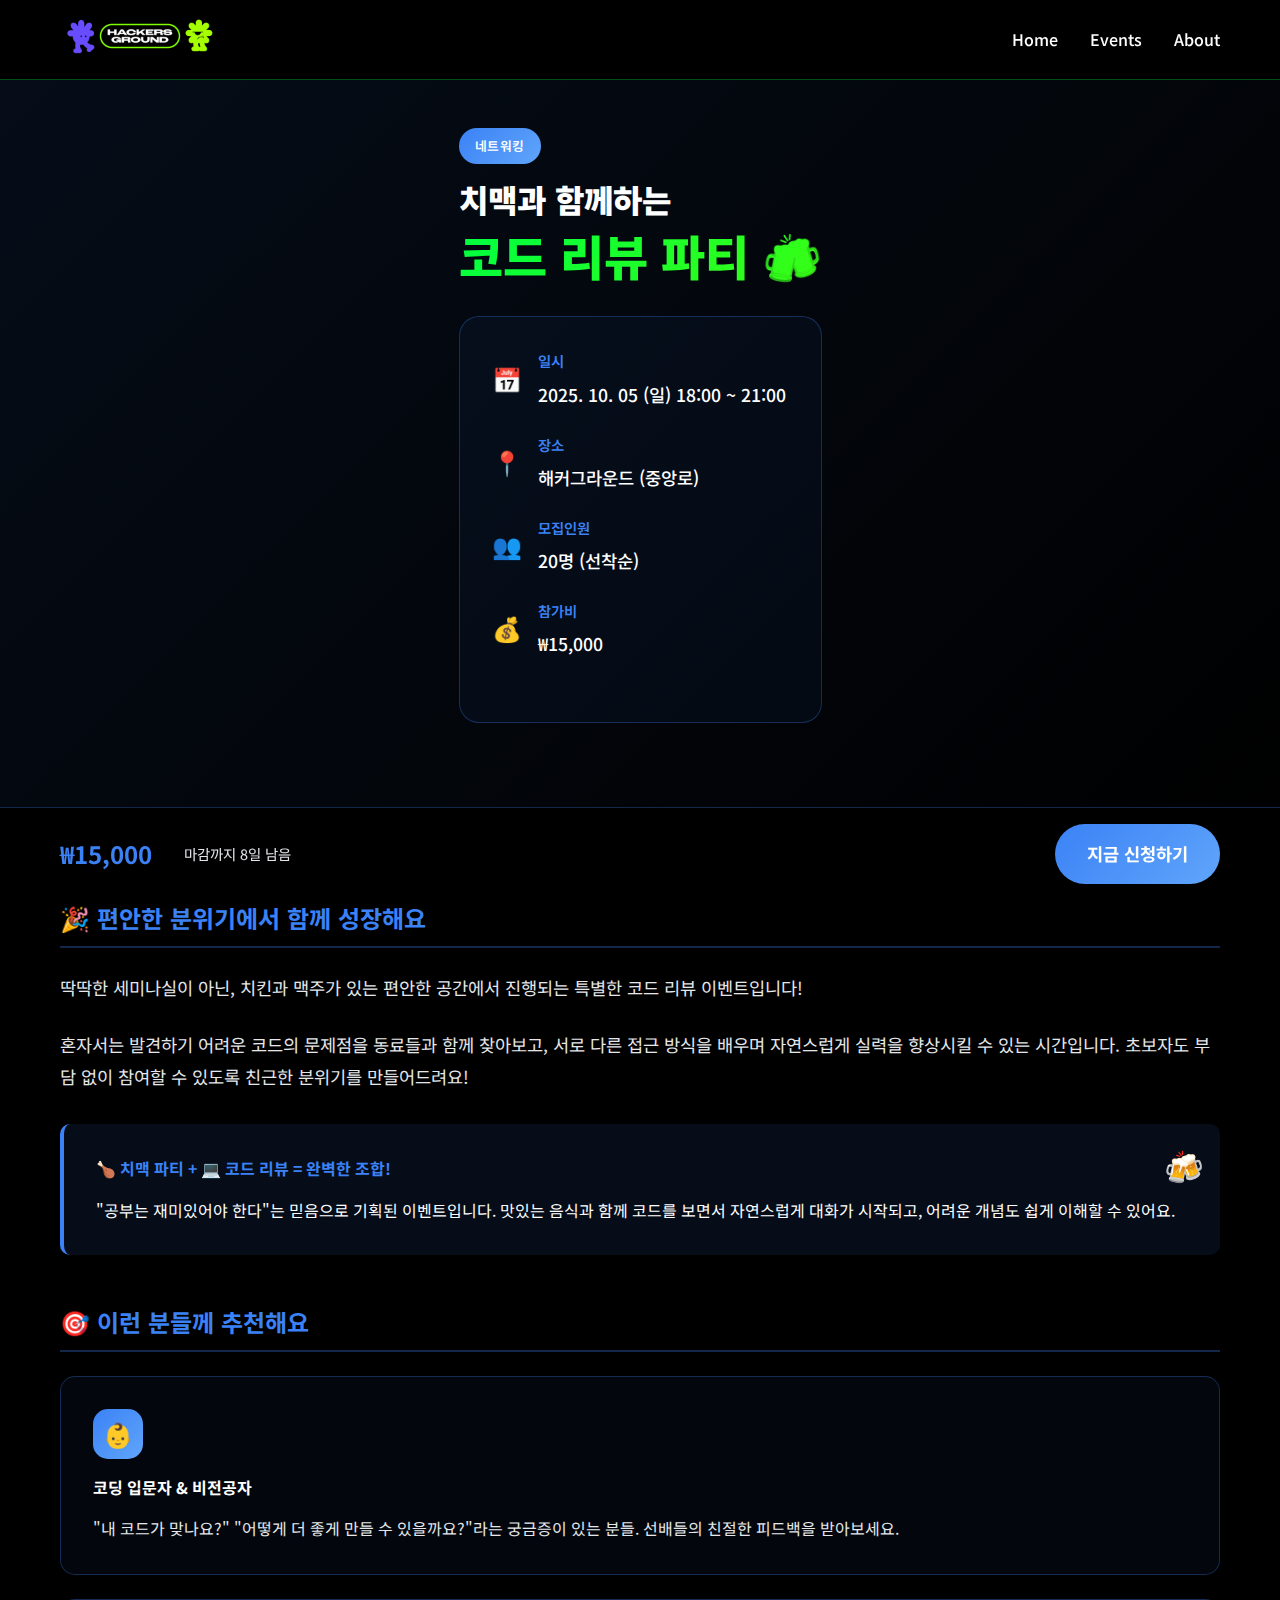
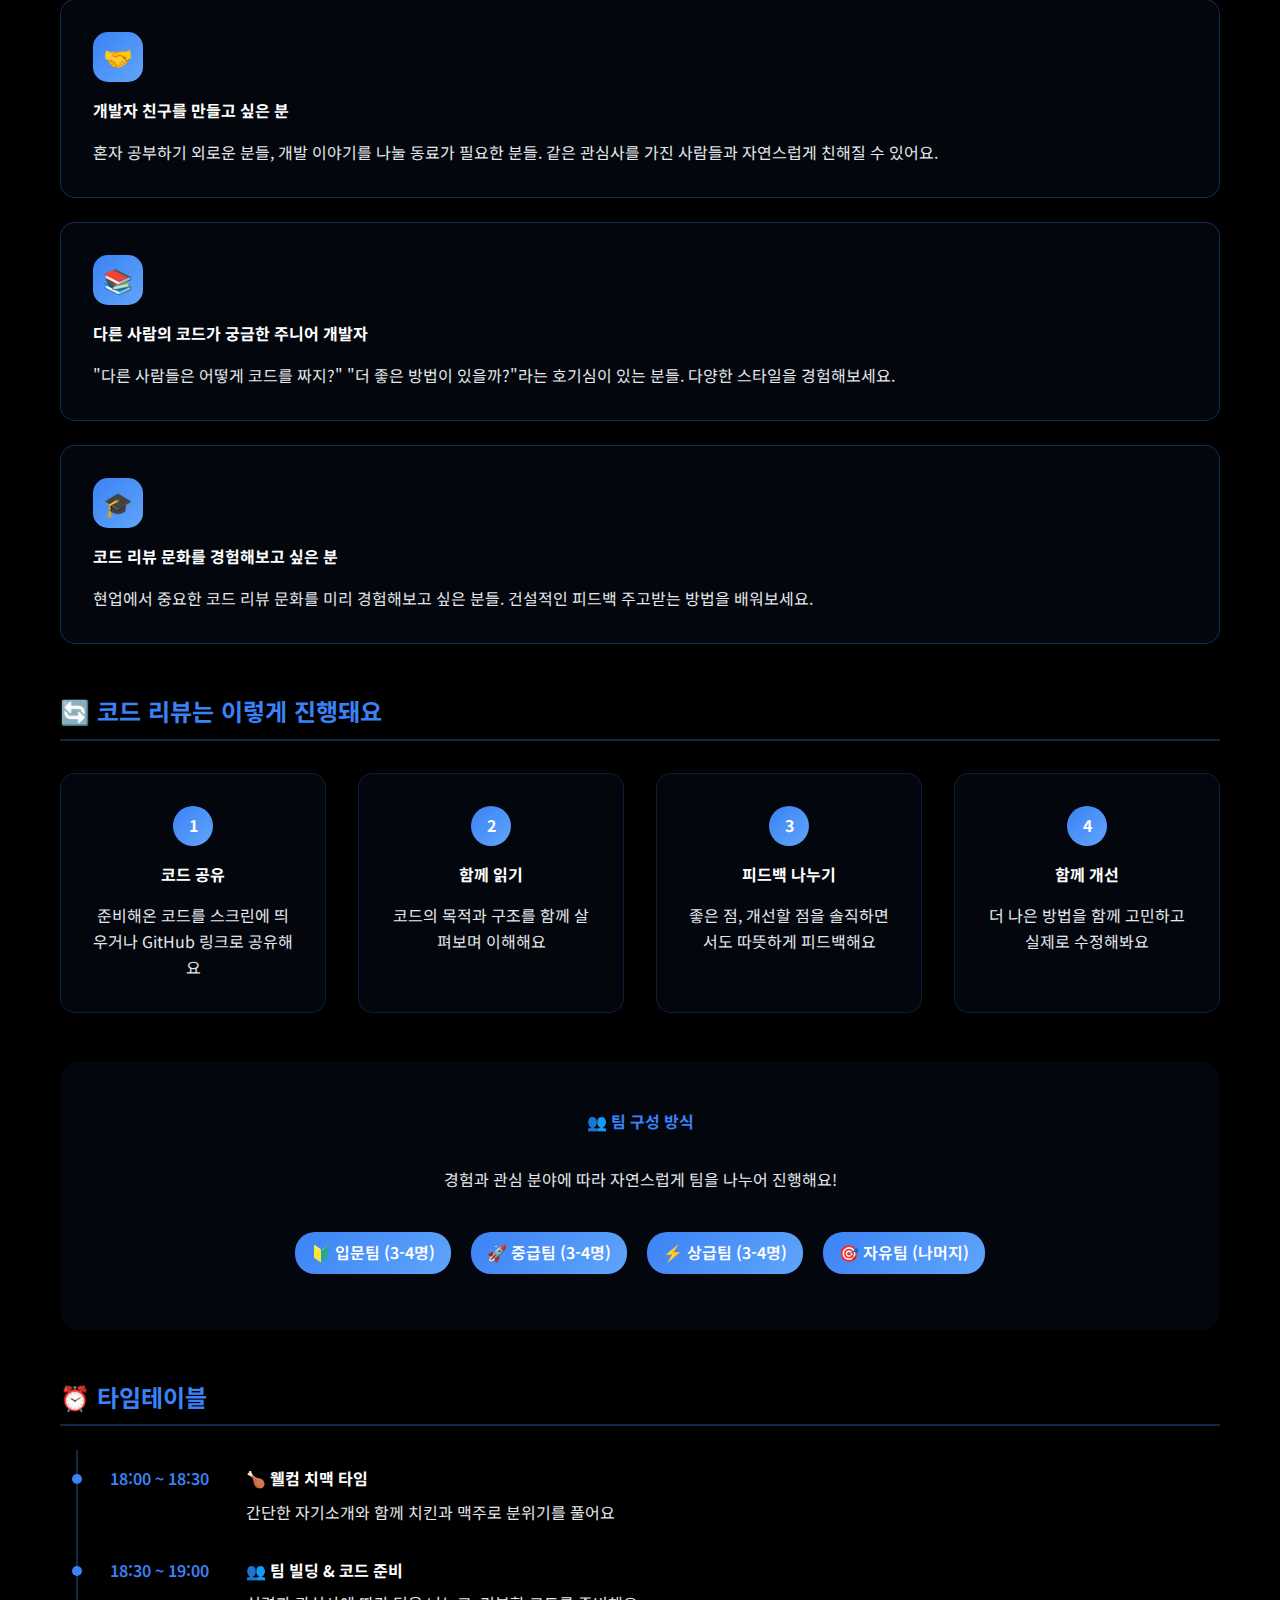
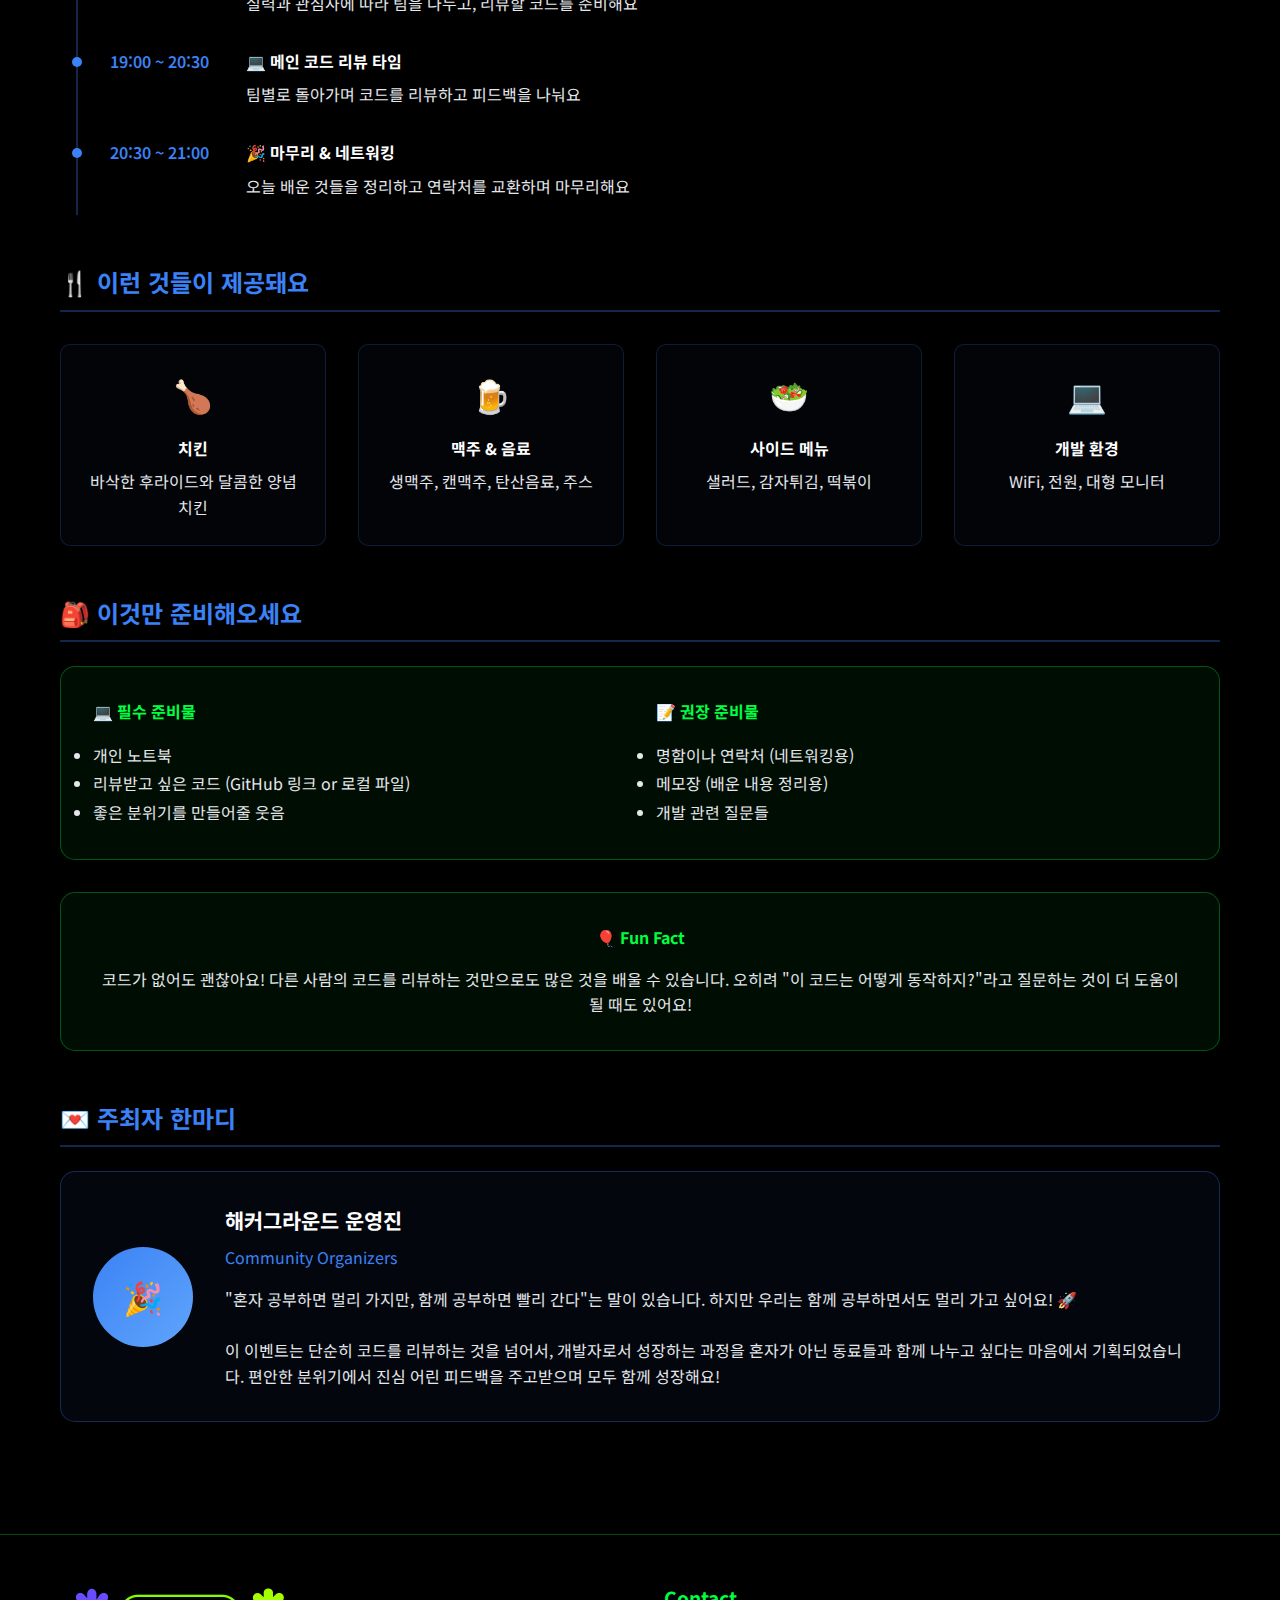
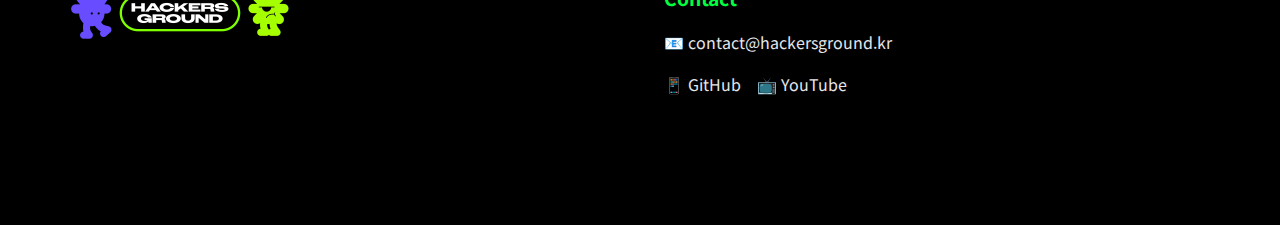
<file: docs/events/networking-party.html>
<!DOCTYPE html>
<html lang="ko">
<head>
    <meta charset="UTF-8">
    <meta name="viewport" content="width=device-width, initial-scale=1.0">
    <title>치맥과 함께하는 코드 리뷰 파티 - 해커그라운드</title>
    <meta name="description" content="편안한 분위기에서 서로의 코드를 리뷰해주고 피드백을 주고받으며 실력을 향상시키고 친목을 다지는 시간입니다.">
    <link rel="stylesheet" href="../css/style.css">
    <link rel="preconnect" href="https://fonts.googleapis.com">
    <link rel="preconnect" href="https://fonts.gstatic.com" crossorigin>
    <link href="https://fonts.googleapis.com/css2?family=Noto+Sans+KR:wght@300;400;500;700;900&display=swap" rel="stylesheet">
    <style>
        .event-detail-hero {
            padding: 8rem 0 4rem;
            background: linear-gradient(135deg, rgba(59, 130, 246, 0.1), rgba(0, 0, 0, 0.9));
            min-height: 60vh;
            display: flex;
            align-items: center;
        }

        .event-detail-content {
            padding: 4rem 0;
        }

        .event-info-card {
            background: rgba(59, 130, 246, 0.05);
            border: 1px solid rgba(59, 130, 246, 0.3);
            border-radius: 20px;
            padding: 2rem;
            margin-bottom: 3rem;
        }

        .event-meta-grid {
            display: grid;
            grid-template-columns: repeat(auto-fit, minmax(250px, 1fr));
            gap: 1.5rem;
            margin-bottom: 2rem;
        }

        .meta-item {
            display: flex;
            align-items: center;
            gap: 1rem;
        }

        .meta-icon {
            font-size: 1.5rem;
        }

        .meta-content h4 {
            color: var(--primary-blue);
            margin-bottom: 0.5rem;
            font-size: 0.9rem;
            font-weight: 600;
            text-transform: uppercase;
        }

        .meta-content p {
            color: var(--text-white);
            font-size: 1.1rem;
            font-weight: 500;
        }

        .content-section {
            margin-bottom: 3rem;
        }

        .content-section h3 {
            color: var(--primary-blue);
            font-size: 1.5rem;
            margin-bottom: 1.5rem;
            border-bottom: 2px solid rgba(59, 130, 246, 0.3);
            padding-bottom: 0.5rem;
        }

        .timeline-item {
            display: flex;
            gap: 1rem;
            padding: 1rem 0;
            border-left: 2px solid rgba(59, 130, 246, 0.3);
            padding-left: 2rem;
            margin-left: 1rem;
            position: relative;
        }

        .timeline-item::before {
            content: '';
            position: absolute;
            left: -6px;
            top: 1.5rem;
            width: 10px;
            height: 10px;
            background: var(--primary-blue);
            border-radius: 50%;
        }

        .timeline-time {
            color: var(--primary-blue);
            font-weight: 600;
            min-width: 120px;
        }

        .timeline-content h4 {
            color: var(--text-white);
            margin-bottom: 0.5rem;
        }

        .timeline-content p {
            color: var(--text-gray);
        }

        .instructor-card {
            display: flex;
            gap: 2rem;
            align-items: center;
            background: rgba(59, 130, 246, 0.03);
            padding: 2rem;
            border-radius: 15px;
            border: 1px solid rgba(59, 130, 246, 0.3);
        }

        .instructor-avatar {
            width: 100px;
            height: 100px;
            background: var(--gradient-blue);
            border-radius: 50%;
            display: flex;
            align-items: center;
            justify-content: center;
            font-size: 2rem;
            color: var(--text-white);
            flex-shrink: 0;
        }

        .instructor-info h4 {
            color: var(--text-white);
            font-size: 1.3rem;
            margin-bottom: 0.5rem;
        }

        .instructor-title {
            color: var(--primary-blue);
            font-size: 1rem;
            margin-bottom: 1rem;
        }

        .instructor-bio {
            color: var(--text-gray);
            line-height: 1.6;
        }

        .sticky-apply {
            position: fixed;
            bottom: 0;
            left: 0;
            right: 0;
            background: rgba(0, 0, 0, 0.95);
            backdrop-filter: blur(10px);
            border-top: 1px solid rgba(59, 130, 246, 0.3);
            padding: 1rem 0;
            z-index: 1000;
        }

        .apply-content {
            display: flex;
            justify-content: space-between;
            align-items: center;
            max-width: 1200px;
            margin: 0 auto;
            padding: 0 20px;
        }

        .apply-info {
            display: flex;
            align-items: center;
            gap: 2rem;
        }

        .apply-price {
            font-size: 1.5rem;
            font-weight: 700;
            color: var(--primary-blue);
        }

        .apply-deadline {
            color: var(--text-gray);
            font-size: 0.9rem;
        }

        .apply-button {
            padding: 1rem 2rem;
            background: var(--gradient-blue);
            color: var(--text-white);
            text-decoration: none;
            border-radius: 30px;
            font-weight: 700;
            font-size: 1.1rem;
            transition: all 0.3s ease;
        }

        .apply-button:hover {
            transform: translateY(-3px);
            box-shadow: 0 10px 30px rgba(59, 130, 246, 0.2);
        }

        /* 네트워킹 페이지 고유 스타일 */
        .party-highlight {
            background: rgba(59, 130, 246, 0.1);
            border-left: 4px solid var(--primary-blue);
            padding: 2rem;
            margin: 2rem 0;
            border-radius: 10px;
            position: relative;
        }

        .party-highlight::before {
            content: '🍻';
            position: absolute;
            top: 1rem;
            right: 1rem;
            font-size: 2rem;
        }

        .activity-card {
            background: rgba(59, 130, 246, 0.05);
            border: 1px solid rgba(59, 130, 246, 0.3);
            border-radius: 15px;
            padding: 2rem;
            margin: 1.5rem 0;
            transition: all 0.3s ease;
            position: relative;
        }

        .activity-card:hover {
            transform: translateY(-5px);
            box-shadow: 0 10px 30px rgba(59, 130, 246, 0.1);
        }

        .activity-icon {
            background: var(--gradient-blue);
            color: white;
            width: 50px;
            height: 50px;
            border-radius: 15px;
            display: flex;
            align-items: center;
            justify-content: center;
            font-size: 1.5rem;
            margin-bottom: 1rem;
        }

        .review-flow {
            display: grid;
            grid-template-columns: repeat(auto-fit, minmax(200px, 1fr));
            gap: 2rem;
            margin: 2rem 0;
        }

        .flow-step {
            background: rgba(59, 130, 246, 0.05);
            border: 1px solid rgba(59, 130, 246, 0.2);
            border-radius: 15px;
            padding: 2rem;
            text-align: center;
            position: relative;
        }

        .step-number {
            background: var(--gradient-blue);
            color: white;
            width: 40px;
            height: 40px;
            border-radius: 50%;
            display: flex;
            align-items: center;
            justify-content: center;
            font-weight: bold;
            margin: 0 auto 1rem;
        }

        .menu-grid {
            display: grid;
            grid-template-columns: repeat(auto-fit, minmax(250px, 1fr));
            gap: 2rem;
            margin: 2rem 0;
        }

        .menu-item {
            background: rgba(59, 130, 246, 0.03);
            border: 1px solid rgba(59, 130, 246, 0.2);
            border-radius: 10px;
            padding: 1.5rem;
            text-align: center;
        }

        .menu-emoji {
            font-size: 2rem;
            margin-bottom: 1rem;
        }

        .fun-fact {
            background: rgba(0, 255, 65, 0.05);
            border: 1px solid var(--border-green);
            border-radius: 15px;
            padding: 2rem;
            margin: 2rem 0;
            text-align: center;
        }

        .team-formation {
            background: rgba(59, 130, 246, 0.05);
            border-radius: 20px;
            padding: 3rem;
            margin: 3rem 0;
        }

        .team-size {
            display: inline-block;
            background: var(--gradient-blue);
            color: white;
            padding: 0.5rem 1rem;
            border-radius: 20px;
            font-weight: 600;
            margin: 0.5rem;
        }

        @media (max-width: 768px) {
            .apply-content {
                flex-direction: column;
                gap: 1rem;
            }

            .apply-info {
                gap: 1rem;
            }

            .instructor-card {
                flex-direction: column;
                text-align: center;
            }

            .review-flow {
                grid-template-columns: 1fr;
            }

            .menu-grid {
                grid-template-columns: repeat(auto-fit, minmax(200px, 1fr));
            }
        }
    </style>
</head>
<body>
    <!-- Navigation -->
    <nav class="navbar">
        <div class="nav-container">
            <div class="nav-logo">
                <img src="../images/1920x480-1.png" alt="해커그라운드 로고" class="logo-image">
            </div>
            <ul class="nav-menu">
                <li class="nav-item">
                    <a href="../index.html" class="nav-link">Home</a>
                </li>
                <li class="nav-item">
                    <a href="../index.html#events" class="nav-link">Events</a>
                </li>
                <li class="nav-item">
                    <a href="../index.html#about" class="nav-link">About</a>
                </li>
            </ul>
            <div class="nav-toggle" id="mobile-menu">
                <span class="bar"></span>
                <span class="bar"></span>
                <span class="bar"></span>
            </div>
        </div>
    </nav>

    <!-- Event Detail Hero -->
    <section class="event-detail-hero">
        <div class="container">
            <div class="event-category networking">네트워킹</div>
            <h1 class="hero-title" style="text-align: left; margin-bottom: 2rem;">
                <span class="title-main" style="font-size: 2rem;">치맥과 함께하는</span>
                <span class="title-brand" style="font-size: 3rem;">코드 리뷰 파티 🍻</span>
            </h1>

            <div class="event-info-card">
                <div class="event-meta-grid">
                    <div class="meta-item">
                        <span class="meta-icon">📅</span>
                        <div class="meta-content">
                            <h4>일시</h4>
                            <p>2025. 10. 05 (일) 18:00 ~ 21:00</p>
                        </div>
                    </div>
                    <div class="meta-item">
                        <span class="meta-icon">📍</span>
                        <div class="meta-content">
                            <h4>장소</h4>
                            <p>해커그라운드 (중앙로)</p>
                        </div>
                    </div>
                    <div class="meta-item">
                        <span class="meta-icon">👥</span>
                        <div class="meta-content">
                            <h4>모집인원</h4>
                            <p>20명 (선착순)</p>
                        </div>
                    </div>
                    <div class="meta-item">
                        <span class="meta-icon">💰</span>
                        <div class="meta-content">
                            <h4>참가비</h4>
                            <p>₩15,000</p>
                        </div>
                    </div>
                </div>
            </div>
        </div>
    </section>

    <!-- Event Detail Content -->
    <section class="event-detail-content">
        <div class="container">
            <!-- 이벤트 소개 -->
            <div class="content-section">
                <h3>🎉 편안한 분위기에서 함께 성장해요</h3>
                <p style="color: var(--text-gray); line-height: 1.8; font-size: 1.1rem;">
                    딱딱한 세미나실이 아닌, 치킨과 맥주가 있는 편안한 공간에서 진행되는 특별한 코드 리뷰 이벤트입니다!
                </p>
                <br>
                <p style="color: var(--text-gray); line-height: 1.8; font-size: 1.1rem;">
                    혼자서는 발견하기 어려운 코드의 문제점을 동료들과 함께 찾아보고,
                    서로 다른 접근 방식을 배우며 자연스럽게 실력을 향상시킬 수 있는 시간입니다.
                    초보자도 부담 없이 참여할 수 있도록 친근한 분위기를 만들어드려요!
                </p>

                <div class="party-highlight">
                    <h4 style="color: var(--primary-blue); margin-bottom: 1rem;">🍗 치맥 파티 + 💻 코드 리뷰 = 완벽한 조합!</h4>
                    <p>
                        "공부는 재미있어야 한다"는 믿음으로 기획된 이벤트입니다.
                        맛있는 음식과 함께 코드를 보면서 자연스럽게 대화가 시작되고,
                        어려운 개념도 쉽게 이해할 수 있어요.
                    </p>
                </div>
            </div>

            <!-- 이런 분들께 추천해요 -->
            <div class="content-section">
                <h3>🎯 이런 분들께 추천해요</h3>
                <div class="activity-card">
                    <div class="activity-icon">👶</div>
                    <h4 style="color: var(--text-white); margin-bottom: 1rem;">코딩 입문자 & 비전공자</h4>
                    <p style="color: var(--text-gray);">
                        "내 코드가 맞나요?" "어떻게 더 좋게 만들 수 있을까요?"라는 궁금증이 있는 분들.
                        선배들의 친절한 피드백을 받아보세요.
                    </p>
                </div>

                <div class="activity-card">
                    <div class="activity-icon">🤝</div>
                    <h4 style="color: var(--text-white); margin-bottom: 1rem;">개발자 친구를 만들고 싶은 분</h4>
                    <p style="color: var(--text-gray);">
                        혼자 공부하기 외로운 분들, 개발 이야기를 나눌 동료가 필요한 분들.
                        같은 관심사를 가진 사람들과 자연스럽게 친해질 수 있어요.
                    </p>
                </div>

                <div class="activity-card">
                    <div class="activity-icon">📚</div>
                    <h4 style="color: var(--text-white); margin-bottom: 1rem;">다른 사람의 코드가 궁금한 주니어 개발자</h4>
                    <p style="color: var(--text-gray);">
                        "다른 사람들은 어떻게 코드를 짜지?" "더 좋은 방법이 있을까?"라는 호기심이 있는 분들.
                        다양한 스타일을 경험해보세요.
                    </p>
                </div>

                <div class="activity-card">
                    <div class="activity-icon">🎓</div>
                    <h4 style="color: var(--text-white); margin-bottom: 1rem;">코드 리뷰 문화를 경험해보고 싶은 분</h4>
                    <p style="color: var(--text-gray);">
                        현업에서 중요한 코드 리뷰 문화를 미리 경험해보고 싶은 분들.
                        건설적인 피드백 주고받는 방법을 배워보세요.
                    </p>
                </div>
            </div>

            <!-- 코드 리뷰 진행 방식 -->
            <div class="content-section">
                <h3>🔄 코드 리뷰는 이렇게 진행돼요</h3>
                <div class="review-flow">
                    <div class="flow-step">
                        <div class="step-number">1</div>
                        <h4 style="color: var(--text-white); margin-bottom: 1rem;">코드 공유</h4>
                        <p style="color: var(--text-gray);">
                            준비해온 코드를 스크린에 띄우거나 GitHub 링크로 공유해요
                        </p>
                    </div>
                    <div class="flow-step">
                        <div class="step-number">2</div>
                        <h4 style="color: var(--text-white); margin-bottom: 1rem;">함께 읽기</h4>
                        <p style="color: var(--text-gray);">
                            코드의 목적과 구조를 함께 살펴보며 이해해요
                        </p>
                    </div>
                    <div class="flow-step">
                        <div class="step-number">3</div>
                        <h4 style="color: var(--text-white); margin-bottom: 1rem;">피드백 나누기</h4>
                        <p style="color: var(--text-gray);">
                            좋은 점, 개선할 점을 솔직하면서도 따뜻하게 피드백해요
                        </p>
                    </div>
                    <div class="flow-step">
                        <div class="step-number">4</div>
                        <h4 style="color: var(--text-white); margin-bottom: 1rem;">함께 개선</h4>
                        <p style="color: var(--text-gray);">
                            더 나은 방법을 함께 고민하고 실제로 수정해봐요
                        </p>
                    </div>
                </div>

                <div class="team-formation">
                    <h4 style="color: var(--primary-blue); margin-bottom: 2rem; text-align: center;">👥 팀 구성 방식</h4>
                    <p style="color: var(--text-gray); margin-bottom: 2rem; text-align: center;">
                        경험과 관심 분야에 따라 자연스럽게 팀을 나누어 진행해요!
                    </p>
                    <div style="text-align: center;">
                        <div class="team-size">🔰 입문팀 (3-4명)</div>
                        <div class="team-size">🚀 중급팀 (3-4명)</div>
                        <div class="team-size">⚡ 상급팀 (3-4명)</div>
                        <div class="team-size">🎯 자유팀 (나머지)</div>
                    </div>
                </div>
            </div>

            <!-- 진행 순서 -->
            <div class="content-section">
                <h3>⏰ 타임테이블</h3>
                <div class="timeline">
                    <div class="timeline-item">
                        <div class="timeline-time">18:00 ~ 18:30</div>
                        <div class="timeline-content">
                            <h4>🍗 웰컴 치맥 타임</h4>
                            <p>간단한 자기소개와 함께 치킨과 맥주로 분위기를 풀어요</p>
                        </div>
                    </div>
                    <div class="timeline-item">
                        <div class="timeline-time">18:30 ~ 19:00</div>
                        <div class="timeline-content">
                            <h4>👥 팀 빌딩 & 코드 준비</h4>
                            <p>실력과 관심사에 따라 팀을 나누고, 리뷰할 코드를 준비해요</p>
                        </div>
                    </div>
                    <div class="timeline-item">
                        <div class="timeline-time">19:00 ~ 20:30</div>
                        <div class="timeline-content">
                            <h4>💻 메인 코드 리뷰 타임</h4>
                            <p>팀별로 돌아가며 코드를 리뷰하고 피드백을 나눠요</p>
                        </div>
                    </div>
                    <div class="timeline-item">
                        <div class="timeline-time">20:30 ~ 21:00</div>
                        <div class="timeline-content">
                            <h4>🎉 마무리 & 네트워킹</h4>
                            <p>오늘 배운 것들을 정리하고 연락처를 교환하며 마무리해요</p>
                        </div>
                    </div>
                </div>
            </div>

            <!-- 제공되는 것들 -->
            <div class="content-section">
                <h3>🍴 이런 것들이 제공돼요</h3>
                <div class="menu-grid">
                    <div class="menu-item">
                        <div class="menu-emoji">🍗</div>
                        <h4 style="color: var(--text-white); margin-bottom: 0.5rem;">치킨</h4>
                        <p style="color: var(--text-gray);">바삭한 후라이드와 달콤한 양념치킨</p>
                    </div>
                    <div class="menu-item">
                        <div class="menu-emoji">🍺</div>
                        <h4 style="color: var(--text-white); margin-bottom: 0.5rem;">맥주 & 음료</h4>
                        <p style="color: var(--text-gray);">생맥주, 캔맥주, 탄산음료, 주스</p>
                    </div>
                    <div class="menu-item">
                        <div class="menu-emoji">🥗</div>
                        <h4 style="color: var(--text-white); margin-bottom: 0.5rem;">사이드 메뉴</h4>
                        <p style="color: var(--text-gray);">샐러드, 감자튀김, 떡볶이</p>
                    </div>
                    <div class="menu-item">
                        <div class="menu-emoji">💻</div>
                        <h4 style="color: var(--text-white); margin-bottom: 0.5rem;">개발 환경</h4>
                        <p style="color: var(--text-gray);">WiFi, 전원, 대형 모니터</p>
                    </div>
                </div>
            </div>

            <!-- 준비물 -->
            <div class="content-section">
                <h3>🎒 이것만 준비해오세요</h3>
                <div style="background: rgba(0, 255, 65, 0.05); border: 1px solid var(--border-green); border-radius: 15px; padding: 2rem;">
                    <div style="display: grid; grid-template-columns: repeat(auto-fit, minmax(200px, 1fr)); gap: 2rem;">
                        <div>
                            <h4 style="color: var(--primary-green); margin-bottom: 1rem;">💻 필수 준비물</h4>
                            <ul style="color: var(--text-gray); line-height: 1.8;">
                                <li>개인 노트북</li>
                                <li>리뷰받고 싶은 코드 (GitHub 링크 or 로컬 파일)</li>
                                <li>좋은 분위기를 만들어줄 웃음</li>
                            </ul>
                        </div>
                        <div>
                            <h4 style="color: var(--primary-green); margin-bottom: 1rem;">📝 권장 준비물</h4>
                            <ul style="color: var(--text-gray); line-height: 1.8;">
                                <li>명함이나 연락처 (네트워킹용)</li>
                                <li>메모장 (배운 내용 정리용)</li>
                                <li>개발 관련 질문들</li>
                            </ul>
                        </div>
                    </div>
                </div>

                <div class="fun-fact">
                    <h4 style="color: var(--primary-green); margin-bottom: 1rem;">🎈 Fun Fact</h4>
                    <p style="color: var(--text-gray);">
                        코드가 없어도 괜찮아요! 다른 사람의 코드를 리뷰하는 것만으로도 많은 것을 배울 수 있습니다.
                        오히려 "이 코드는 어떻게 동작하지?"라고 질문하는 것이 더 도움이 될 때도 있어요!
                    </p>
                </div>
            </div>

            <!-- 주최자 메시지 -->
            <div class="content-section">
                <h3>💌 주최자 한마디</h3>
                <div class="instructor-card" style="background: rgba(59, 130, 246, 0.05);">
                    <div class="instructor-avatar">🎉</div>
                    <div class="instructor-info">
                        <h4>해커그라운드 운영진</h4>
                        <div class="instructor-title">Community Organizers</div>
                        <div class="instructor-bio">
                            "혼자 공부하면 멀리 가지만, 함께 공부하면 빨리 간다"는 말이 있습니다.
                            하지만 우리는 함께 공부하면서도 멀리 가고 싶어요! 🚀
                            <br><br>
                            이 이벤트는 단순히 코드를 리뷰하는 것을 넘어서, 개발자로서 성장하는 과정을
                            혼자가 아닌 동료들과 함께 나누고 싶다는 마음에서 기획되었습니다.
                            편안한 분위기에서 진심 어린 피드백을 주고받으며 모두 함께 성장해요!
                        </div>
                    </div>
                </div>
            </div>
        </div>
    </section>

    <!-- Sticky Apply Button -->
    <div class="sticky-apply">
        <div class="apply-content">
            <div class="apply-info">
                <div class="apply-price">₩15,000</div>
                <div class="apply-deadline">마감까지 8일 남음</div>
            </div>
            <a href="#" class="apply-button" onclick="alert('🚧 준비중입니다! 실제 서비스에서는 결제 페이지로 이동합니다.'); return false;">지금 신청하기</a>
        </div>
    </div>

    <!-- Footer -->
    <footer class="footer" style="margin-bottom: 80px;">
        <div class="container">
            <div class="footer-content">
                <div class="footer-logo">
                    <img src="../images/1920x480-1.png" alt="해커그라운드 로고" class="footer-logo-image">
                </div>
                <div class="footer-info">
                    <h3>Contact</h3>
                    <p>📧 contact@hackersground.kr</p>
                    <div class="social-links">
                        <a href="https://github.com/hackersground-kr" target="_blank" class="social-link">
                            <span>📱 GitHub</span>
                        </a>
                        <a href="https://www.youtube.com/@hackersground-kr" target="_blank" class="social-link">
                            <span>📺 YouTube</span>
                        </a>
                    </div>
                </div>
            </div>
        </div>
    </footer>

    <script src="../js/main.js"></script>
</body>
</html>
</file>
<file: docs/css/style.css>
/* Reset and Base Styles */
* {
    margin: 0;
    padding: 0;
    box-sizing: border-box;
}

:root {
    /* Brand Colors from Images */
    --primary-green: #00FF41;
    --secondary-green: #39FF14;
    --primary-purple: #6B46C1;
    --secondary-purple: #8B5CF6;
    --primary-blue: #3B82F6;
    --secondary-blue: #60A5FA;
    --dark-bg: #000000;
    --dark-section: #0A0A0A;
    --text-white: #FFFFFF;
    --text-gray: #E5E7EB;
    --text-dark: #1F2937;
    --border-green: rgba(0, 255, 65, 0.3);
    --shadow-green: rgba(0, 255, 65, 0.1);
    --gradient-primary: linear-gradient(135deg, var(--primary-green), var(--secondary-green));
    --gradient-purple: linear-gradient(135deg, var(--primary-purple), var(--secondary-purple));
    --gradient-blue: linear-gradient(135deg, var(--primary-blue), var(--secondary-blue));
}

html {
    scroll-behavior: smooth;
}

body {
    font-family: 'Noto Sans KR', sans-serif;
    line-height: 1.6;
    color: var(--text-white);
    background-color: var(--dark-bg);
    overflow-x: hidden;
}

.container {
    max-width: 1200px;
    margin: 0 auto;
    padding: 0 20px;
}

/* Navigation */
.navbar {
    position: fixed;
    top: 0;
    width: 100%;
    background: rgba(0, 0, 0, 0.95);
    backdrop-filter: blur(10px);
    border-bottom: 1px solid var(--border-green);
    z-index: 1000;
    transition: all 0.3s ease;
}

.nav-container {
    max-width: 1200px;
    margin: 0 auto;
    padding: 1rem 20px;
    display: flex;
    justify-content: space-between;
    align-items: center;
}

.logo-image {
    height: 40px;
    width: auto;
}

.nav-menu {
    display: flex;
    list-style: none;
    gap: 2rem;
}

.nav-link {
    color: var(--text-white);
    text-decoration: none;
    font-weight: 500;
    transition: all 0.3s ease;
    position: relative;
}

.nav-link:hover {
    color: var(--primary-green);
}

.nav-link::after {
    content: '';
    position: absolute;
    width: 0;
    height: 2px;
    bottom: -5px;
    left: 0;
    background: var(--gradient-primary);
    transition: width 0.3s ease;
}

.nav-link:hover::after {
    width: 100%;
}

.nav-toggle {
    display: none;
    flex-direction: column;
    cursor: pointer;
}

.bar {
    width: 25px;
    height: 3px;
    background: var(--primary-green);
    margin: 3px 0;
    transition: 0.3s;
}

/* Hero Section */
.hero {
    min-height: 100vh;
    display: flex;
    align-items: center;
    justify-content: center;
    position: relative;
    background: var(--dark-bg);
    overflow: hidden;
}

.hero-background {
    position: absolute;
    top: 0;
    left: 0;
    width: 100%;
    height: 100%;
    z-index: 1;
}

.floating-character {
    position: absolute;
    animation: float 6s ease-in-out infinite;
    opacity: 0.8;
}

.char-1 {
    top: 10%;
    left: 10%;
    width: 80px;
    animation-delay: 0s;
}

.char-2 {
    top: 60%;
    left: 5%;
    width: 100px;
    animation-delay: 2s;
}

.char-3 {
    top: 20%;
    right: 15%;
    width: 90px;
    animation-delay: 1s;
}

.char-4 {
    bottom: 20%;
    right: 10%;
    width: 85px;
    animation-delay: 3s;
}

.char-5 {
    top: 50%;
    right: 50%;
    width: 70px;
    animation-delay: 4s;
}

@keyframes float {
    0%, 100% { transform: translateY(0px) rotate(0deg); }
    25% { transform: translateY(-20px) rotate(2deg); }
    50% { transform: translateY(-10px) rotate(-1deg); }
    75% { transform: translateY(-15px) rotate(1deg); }
}

.hero-content {
    position: relative;
    z-index: 2;
    text-align: center;
    max-width: 800px;
    padding: 2rem;
}

.hero-title {
    font-size: clamp(2rem, 5vw, 3.5rem);
    font-weight: 900;
    margin-bottom: 1rem;
    line-height: 1.2;
}

.title-main {
    display: block;
    color: var(--text-white);
    margin-bottom: 0.5rem;
}

.title-brand {
    display: block;
    background: var(--gradient-primary);
    -webkit-background-clip: text;
    -webkit-text-fill-color: transparent;
    background-clip: text;
    font-size: clamp(2.5rem, 6vw, 4rem);
}

.hero-subtitle {
    font-size: clamp(1rem, 2.5vw, 1.3rem);
    color: var(--text-gray);
    margin-bottom: 2.5rem;
    line-height: 1.6;
}

.hero-cta {
    display: flex;
    gap: 1rem;
    justify-content: center;
    flex-wrap: wrap;
}

.cta-button {
    padding: 1rem 2rem;
    border-radius: 50px;
    text-decoration: none;
    font-weight: 600;
    font-size: 1.1rem;
    transition: all 0.3s ease;
    border: 2px solid transparent;
    position: relative;
    overflow: hidden;
}

.cta-button.primary {
    background: var(--gradient-primary);
    color: var(--dark-bg);
}

.cta-button.primary:hover {
    transform: translateY(-3px);
    box-shadow: 0 10px 30px var(--shadow-green);
}

.cta-button.secondary {
    background: transparent;
    color: var(--primary-green);
    border-color: var(--primary-green);
}

.cta-button.secondary:hover {
    background: var(--primary-green);
    color: var(--dark-bg);
    transform: translateY(-3px);
}

/* Section Styles */
.section-title {
    font-size: clamp(2rem, 4vw, 2.8rem);
    font-weight: 700;
    text-align: center;
    margin-bottom: 3rem;
    background: var(--gradient-primary);
    -webkit-background-clip: text;
    -webkit-text-fill-color: transparent;
    background-clip: text;
}

/* Calendar Section */
.calendar-section {
    padding: 5rem 0;
    background: var(--dark-section);
}

.calendar-container {
    max-width: 900px;
    margin: 0 auto;
    background: rgba(0, 255, 65, 0.05);
    border-radius: 20px;
    padding: 2rem;
    border: 1px solid var(--border-green);
}

.calendar-header {
    display: flex;
    justify-content: space-between;
    align-items: center;
    margin-bottom: 2rem;
}

.calendar-nav {
    background: var(--gradient-primary);
    border: none;
    color: var(--dark-bg);
    width: 40px;
    height: 40px;
    border-radius: 50%;
    cursor: pointer;
    font-size: 1.2rem;
    font-weight: bold;
    transition: all 0.3s ease;
}

.calendar-nav:hover {
    transform: scale(1.1);
}

.calendar-month {
    font-size: 1.5rem;
    font-weight: 600;
    color: var(--text-white);
}

.calendar-grid {
    display: grid;
    grid-template-columns: repeat(7, 1fr);
    gap: 1px;
    background: var(--border-green);
    border-radius: 10px;
    overflow: hidden;
}

.calendar-day-header {
    background: var(--dark-bg);
    padding: 1rem 0.5rem;
    text-align: center;
    font-weight: 600;
    color: var(--primary-green);
    font-size: 0.9rem;
}

.calendar-days {
    display: contents;
}

.calendar-day {
    background: var(--dark-bg);
    padding: 1.2rem 0.8rem;
    text-align: center;
    cursor: pointer;
    transition: all 0.3s ease;
    position: relative;
    min-height: 100px;
    display: flex;
    flex-direction: column;
    justify-content: space-between;
    align-items: center;
}

.calendar-day:hover {
    background: rgba(0, 255, 65, 0.1);
}

.calendar-day.has-event {
    background: rgba(0, 255, 65, 0.05);
}

.calendar-day-number {
    font-size: 1.1rem;
    font-weight: 600;
    color: var(--text-white);
    margin-bottom: 0.5rem;
}

.calendar-day.has-event .calendar-day-number {
    color: var(--primary-green);
}

.calendar-event-container {
    display: flex;
    flex-direction: column;
    gap: 2px;
    width: 100%;
    align-items: center;
}

.calendar-event-label {
    font-size: 0.65rem;
    padding: 2px 6px;
    border-radius: 8px;
    font-weight: 600;
    text-align: center;
    width: fit-content;
    min-width: 45px;
    line-height: 1.2;
}

.event-handson {
    background: rgba(0, 255, 65, 0.9);
    color: var(--dark-bg);
}

.event-seminar {
    background: rgba(107, 70, 193, 0.9);
    color: var(--text-white);
}

.event-networking {
    background: rgba(59, 130, 246, 0.9);
    color: var(--text-white);
}

/* Events Section */
.events-section {
    padding: 5rem 0;
    background: var(--dark-bg);
}

.events-grid {
    display: grid;
    grid-template-columns: repeat(auto-fit, minmax(350px, 1fr));
    gap: 2rem;
    margin-top: 3rem;
}

.event-card {
    background: rgba(0, 255, 65, 0.05);
    border-radius: 20px;
    padding: 2rem;
    border: 1px solid var(--border-green);
    transition: all 0.3s ease;
    position: relative;
    overflow: hidden;
}

.event-card:hover {
    transform: translateY(-10px);
    box-shadow: 0 20px 40px var(--shadow-green);
    border-color: var(--primary-green);
}

.event-category {
    display: inline-block;
    padding: 0.5rem 1rem;
    border-radius: 25px;
    font-size: 0.8rem;
    font-weight: 600;
    text-transform: uppercase;
    letter-spacing: 0.5px;
    margin-bottom: 1rem;
}

.event-category.handson {
    background: var(--gradient-primary);
    color: var(--dark-bg);
}

.event-category.seminar {
    background: var(--gradient-purple);
    color: var(--text-white);
}

.event-category.networking {
    background: var(--gradient-blue);
    color: var(--text-white);
}

.event-title {
    font-size: 1.4rem;
    font-weight: 700;
    margin-bottom: 1rem;
    color: var(--text-white);
    line-height: 1.3;
}

.event-meta {
    margin-bottom: 1rem;
}

.event-date, .event-location {
    display: flex;
    align-items: center;
    gap: 0.5rem;
    margin-bottom: 0.5rem;
    font-size: 0.9rem;
    color: var(--text-gray);
}

.event-description {
    color: var(--text-gray);
    line-height: 1.6;
    margin-bottom: 2rem;
}

.event-footer {
    display: flex;
    justify-content: space-between;
    align-items: center;
}

.event-price {
    font-size: 1.2rem;
    font-weight: 700;
    color: var(--primary-green);
}

.event-button {
    padding: 0.75rem 1.5rem;
    background: var(--gradient-primary);
    color: var(--dark-bg);
    text-decoration: none;
    border-radius: 25px;
    font-weight: 600;
    transition: all 0.3s ease;
}

.event-button:hover {
    transform: translateY(-2px);
    box-shadow: 0 5px 15px var(--shadow-green);
}

/* About Section */
.about-section {
    padding: 5rem 0;
    background: var(--dark-section);
}

.about-content {
    display: grid;
    grid-template-columns: 2fr 1fr;
    gap: 4rem;
    align-items: center;
}

.about-description {
    font-size: 1.3rem;
    margin-bottom: 2rem;
    color: var(--text-gray);
}

.about-description strong {
    color: var(--primary-green);
}

.target-audience h3 {
    font-size: 1.4rem;
    margin-bottom: 1.5rem;
    color: var(--text-white);
}

.target-audience ul {
    list-style: none;
}

.target-audience li {
    padding: 1rem 0;
    border-bottom: 1px solid var(--border-green);
    color: var(--text-gray);
    line-height: 1.6;
}

.target-audience li:last-child {
    border-bottom: none;
}

.target-audience strong {
    color: var(--primary-green);
}

.about-mascot {
    width: 100%;
    max-width: 300px;
    height: auto;
    margin: 0 auto;
    display: block;
    animation: float 4s ease-in-out infinite;
}

/* Footer */
.footer {
    background: var(--dark-bg);
    border-top: 1px solid var(--border-green);
    padding: 3rem 0 1rem;
}

.footer-content {
    display: grid;
    grid-template-columns: 1fr 1fr;
    gap: 3rem;
    margin-bottom: 2rem;
}

.footer-logo-image {
    height: 60px;
    width: auto;
}

.footer-info h3 {
    color: var(--primary-green);
    margin-bottom: 1rem;
    font-size: 1.2rem;
}

.footer-info p {
    color: var(--text-gray);
    margin-bottom: 1rem;
}

.social-links {
    display: flex;
    gap: 1rem;
    flex-wrap: wrap;
}

.social-link {
    color: var(--text-gray);
    text-decoration: none;
    transition: color 0.3s ease;
}

.social-link:hover {
    color: var(--primary-green);
}

.footer-bottom {
    text-align: center;
    padding-top: 2rem;
    border-top: 1px solid var(--border-green);
    color: var(--text-gray);
    font-size: 0.9rem;
}

/* Mobile Responsive */
@media screen and (max-width: 768px) {
    .nav-menu {
        position: fixed;
        left: -100%;
        top: 70px;
        flex-direction: column;
        background-color: rgba(0, 0, 0, 0.95);
        width: 100%;
        text-align: center;
        transition: 0.3s;
        padding: 2rem 0;
        border-top: 1px solid var(--border-green);
    }

    .nav-menu.active {
        left: 0;
    }

    .nav-toggle {
        display: flex;
    }

    .nav-toggle.active .bar:nth-child(2) {
        opacity: 0;
    }

    .nav-toggle.active .bar:nth-child(1) {
        transform: translateY(8px) rotate(45deg);
    }

    .nav-toggle.active .bar:nth-child(3) {
        transform: translateY(-8px) rotate(-45deg);
    }

    .hero-cta {
        flex-direction: column;
        align-items: center;
    }

    .cta-button {
        width: 100%;
        max-width: 300px;
    }

    .events-grid {
        grid-template-columns: 1fr;
    }

    .about-content {
        grid-template-columns: 1fr;
        gap: 2rem;
    }

    .footer-content {
        grid-template-columns: 1fr;
        text-align: center;
    }

    .floating-character {
        display: none;
    }
}

@media screen and (max-width: 480px) {
    .container {
        padding: 0 15px;
    }

    .event-card {
        padding: 1.5rem;
    }

    .calendar-container {
        padding: 1rem;
    }

    .calendar-day-header {
        padding: 0.5rem;
        font-size: 0.8rem;
    }

    .calendar-day {
        padding: 0.8rem 0.4rem;
        min-height: 80px;
    }

    .calendar-day-number {
        font-size: 1rem;
    }

    .calendar-event-label {
        font-size: 0.6rem;
        padding: 1px 4px;
        min-width: 35px;
    }
}
</file>
